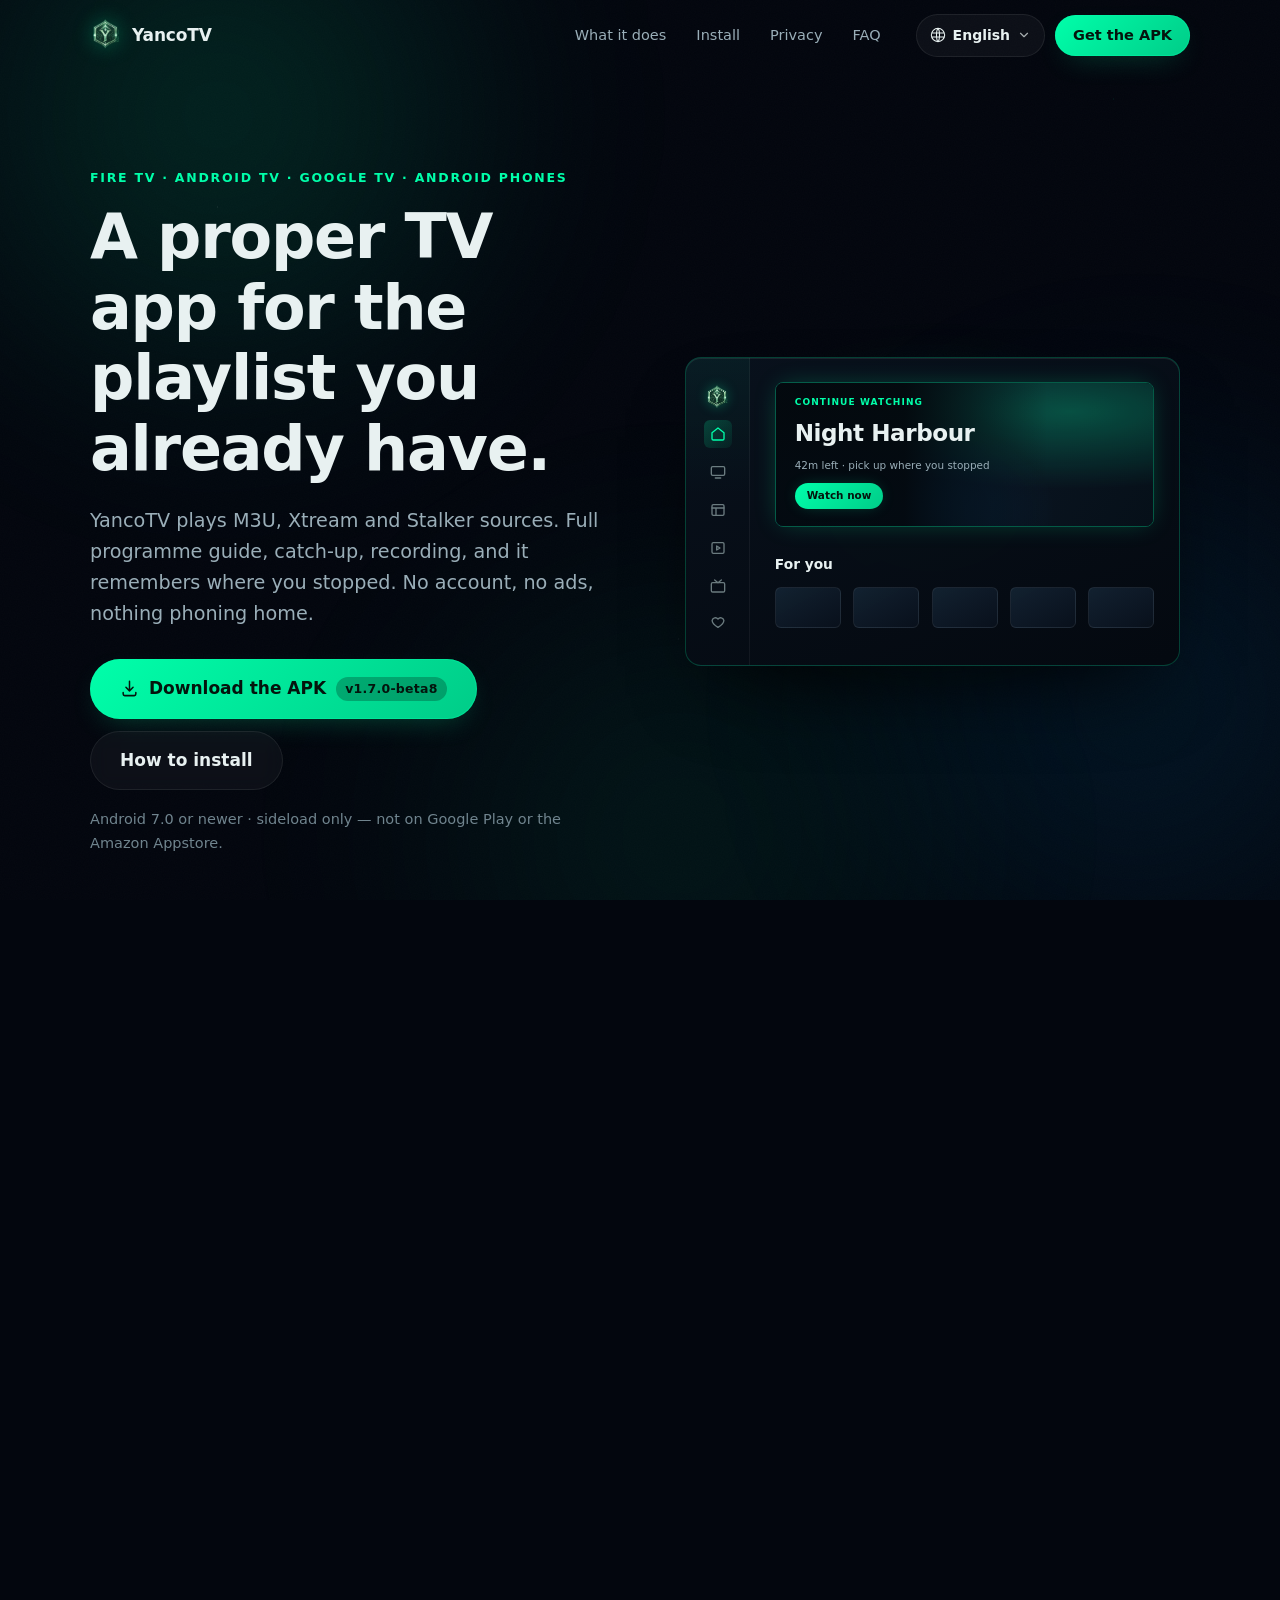
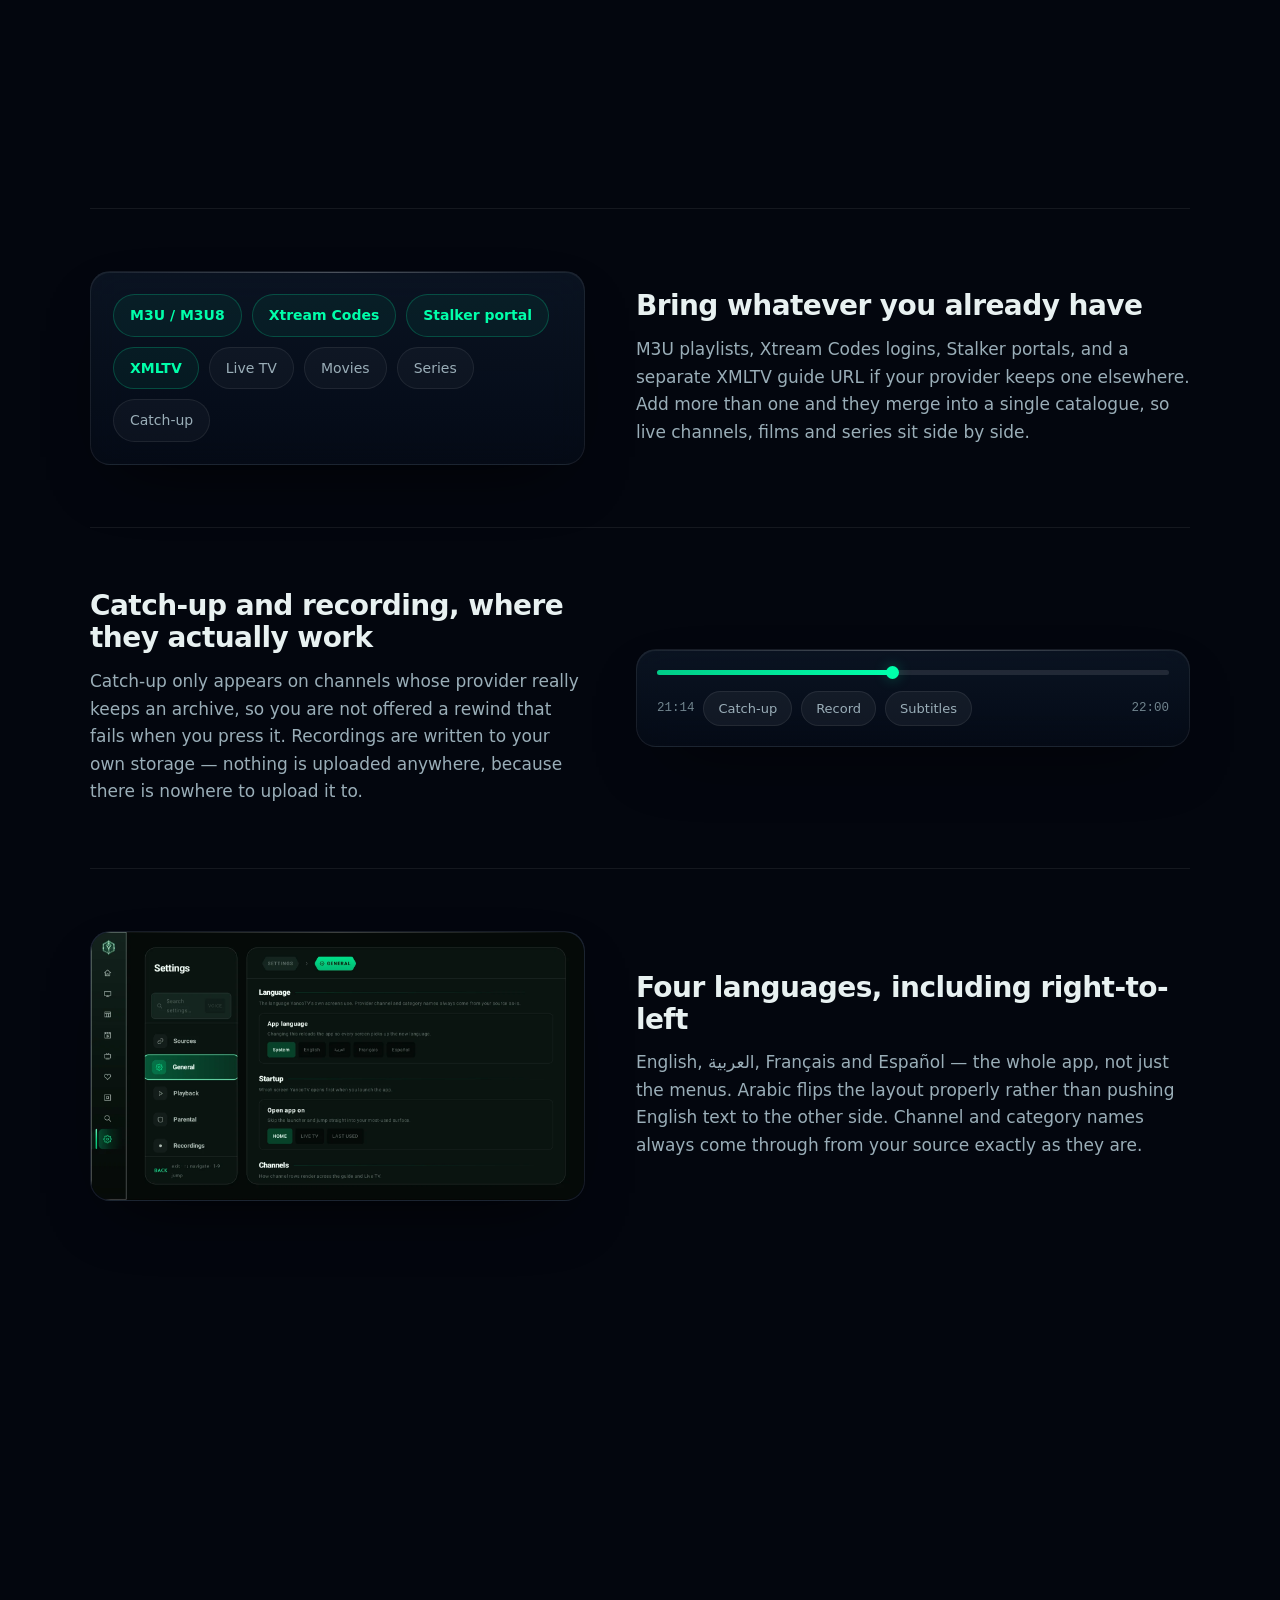
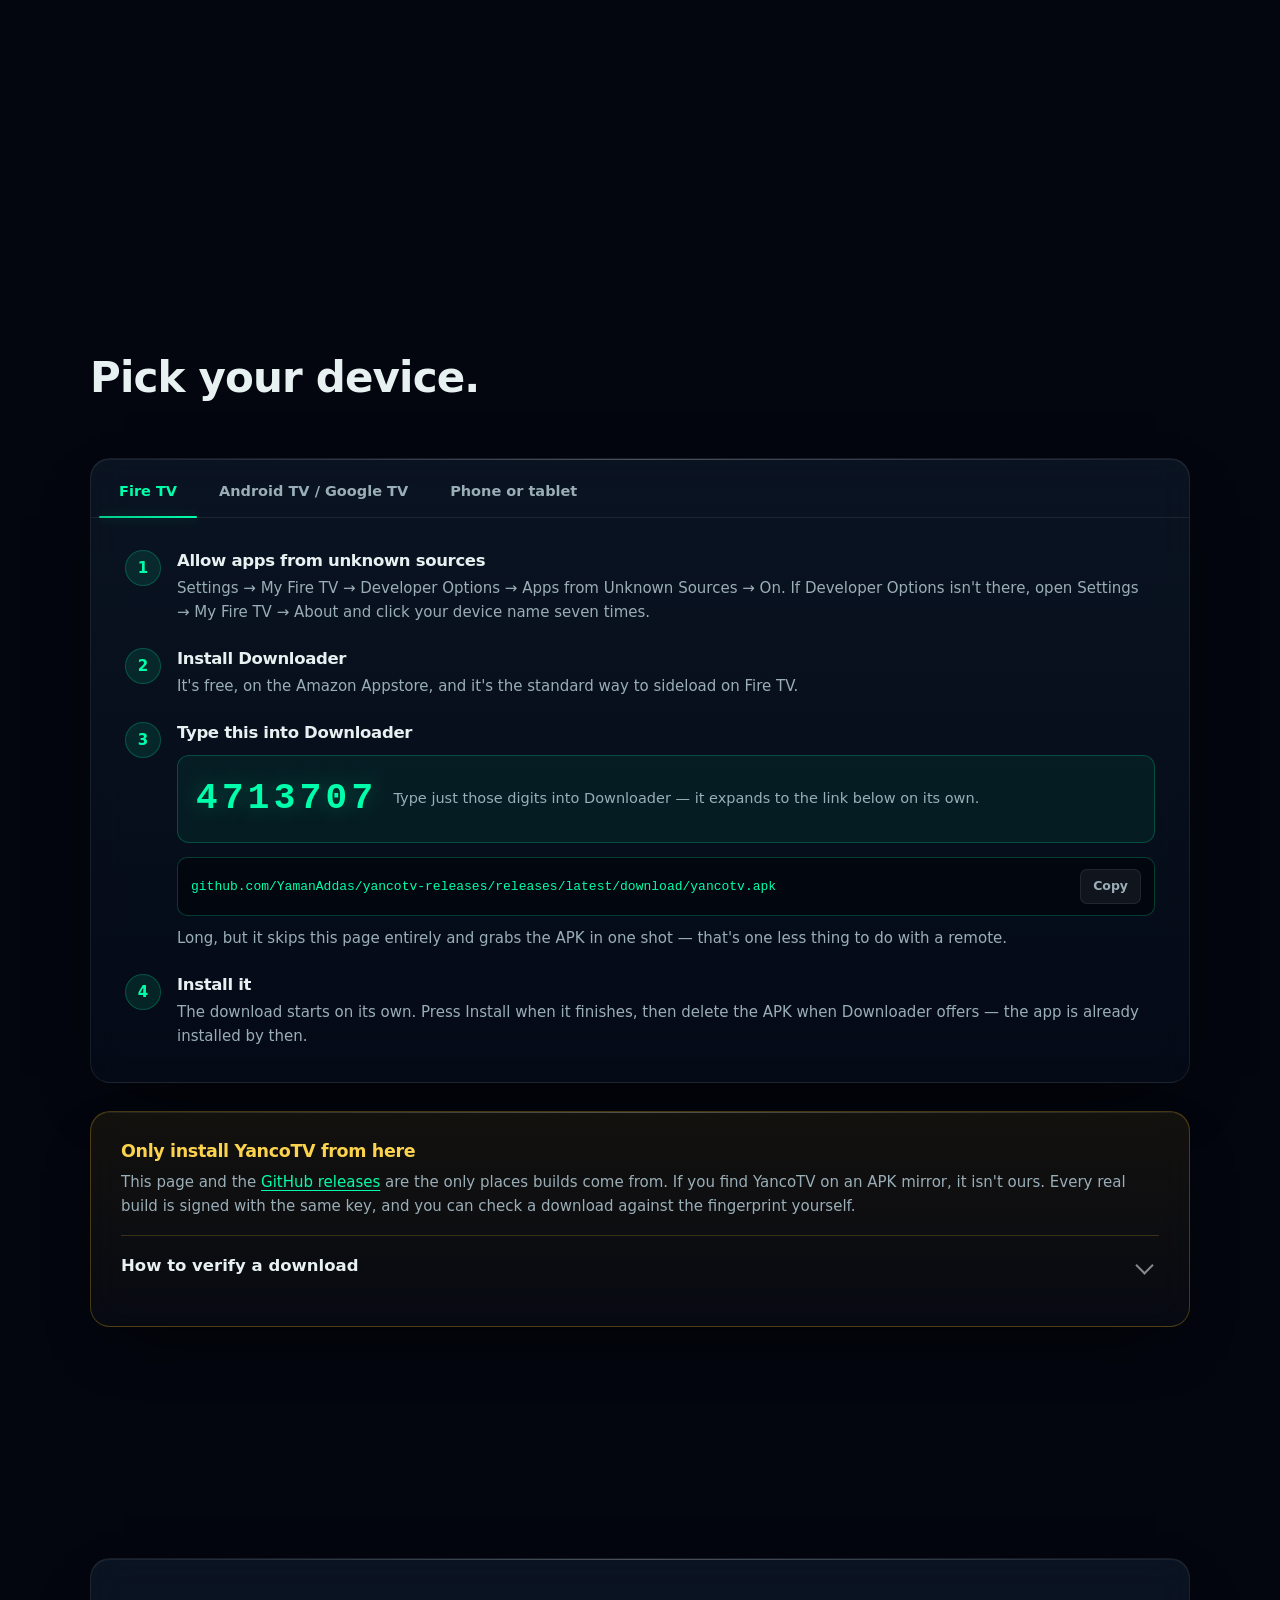
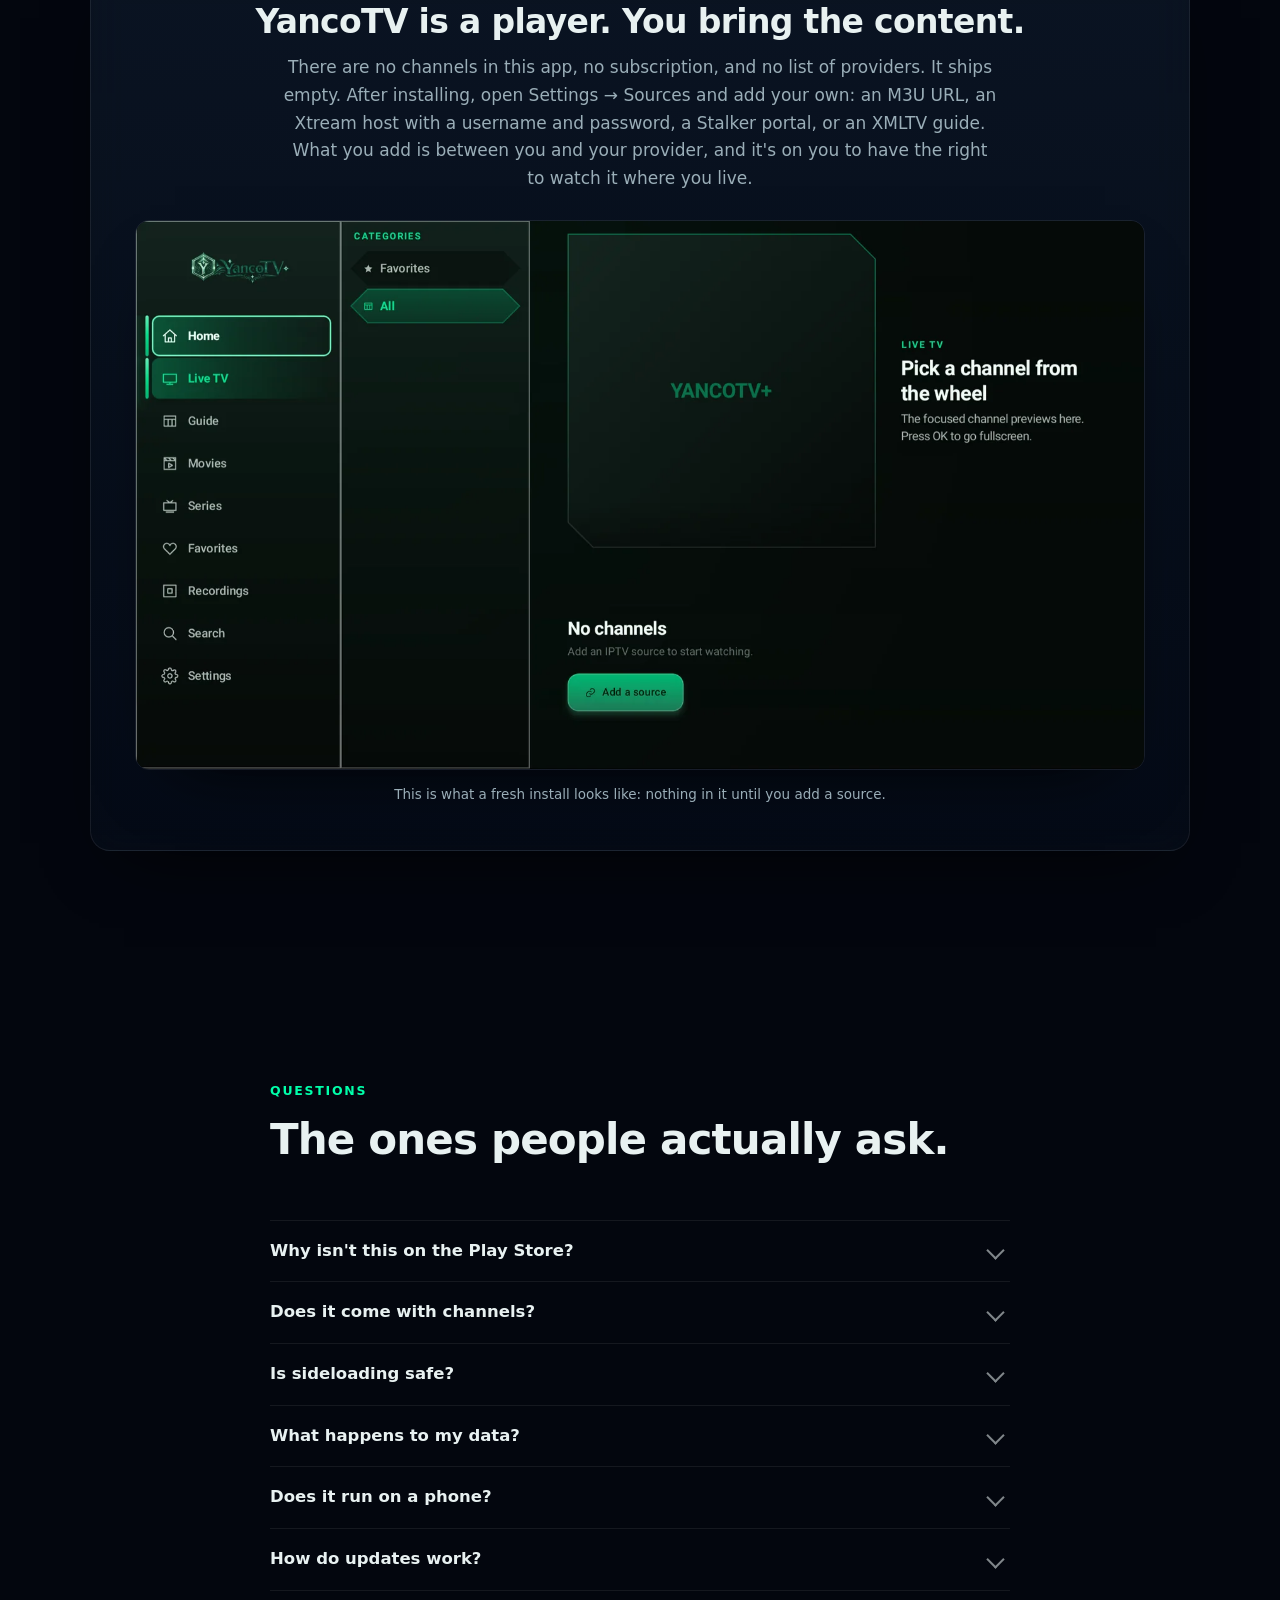
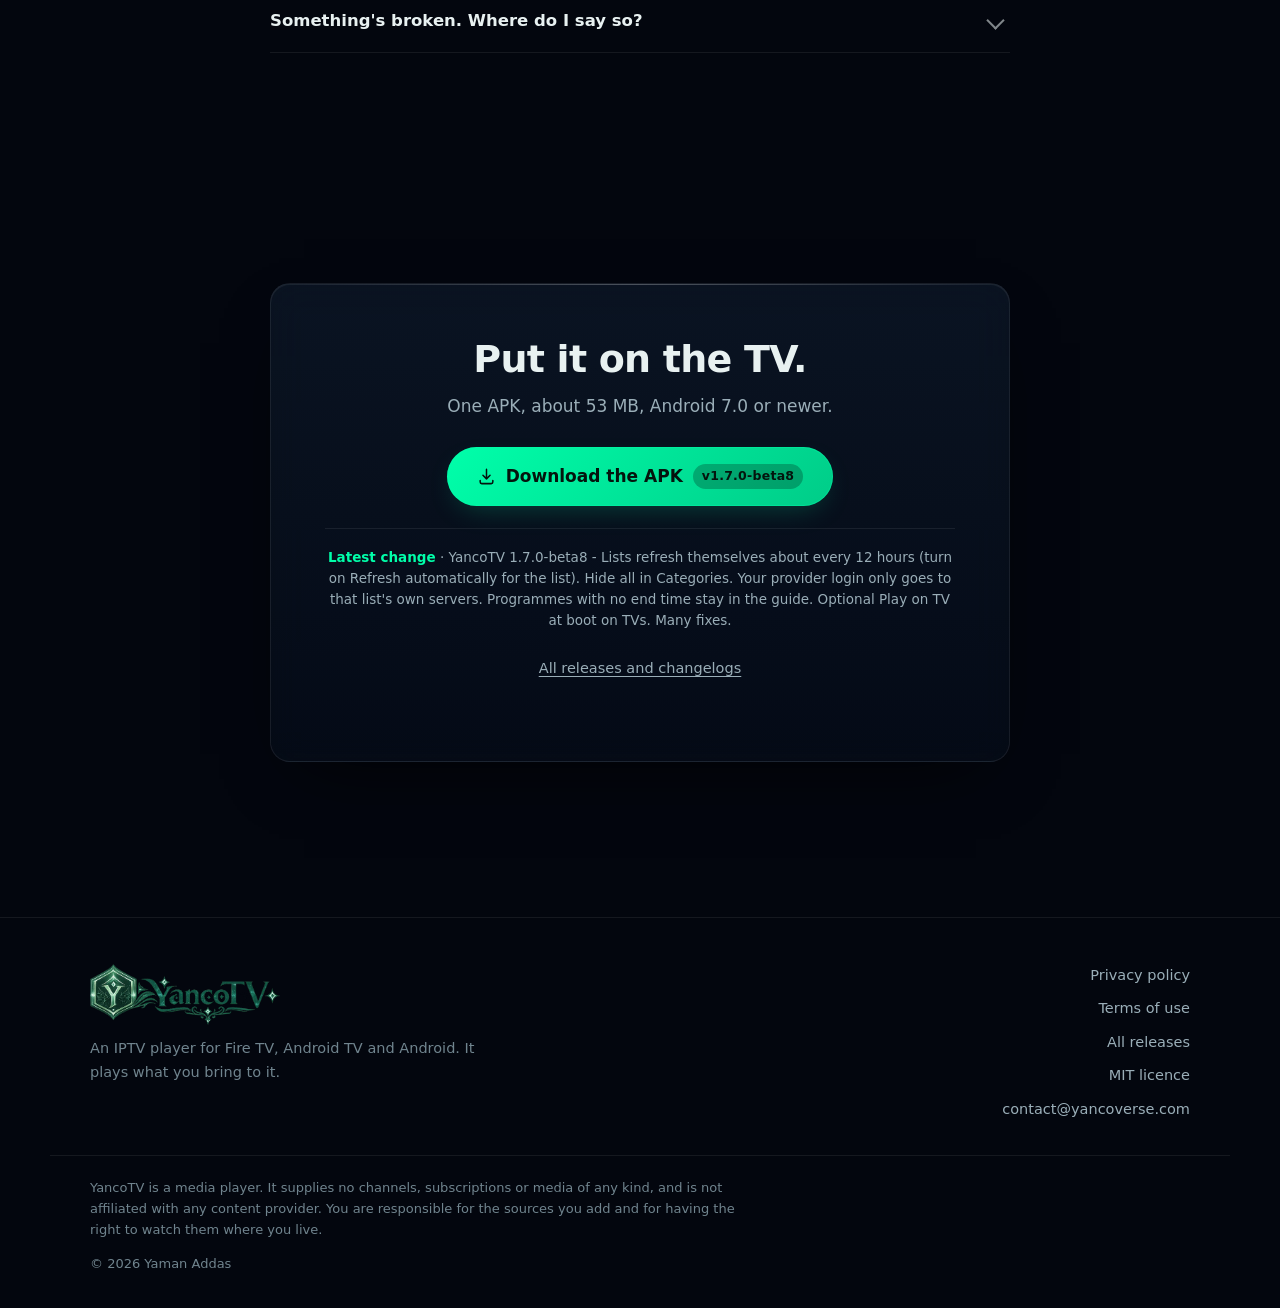
<file: index.html>
<!DOCTYPE html>
<html lang="en" dir="ltr">
<head>
<meta charset="utf-8">
<meta name="viewport" content="width=device-width, initial-scale=1">
<title>YancoTV — IPTV player for Fire TV, Android TV and Android</title>
<meta name="description" content="A TV player for the playlist you already have. M3U, Xtream and Stalker sources, a full programme guide, catch-up and recording. No account, no ads, nothing phoning home.">
<meta name="theme-color" content="#03060e">
<meta property="og:title" content="YancoTV">
<meta property="og:description" content="A TV player for the playlist you already have. Full programme guide, catch-up, recording. No account, no ads.">
<meta property="og:type" content="website">
<meta property="og:url" content="https://yamanaddas.github.io/yancotv-releases/">
<meta property="og:image" content="https://yamanaddas.github.io/yancotv-releases/assets/yancotv-mark.png">
<link rel="icon" type="image/png" href="assets/favicon.png">
<link rel="stylesheet" href="assets/site.css?v=20260823e">
</head>
<body>

<div class="bg" aria-hidden="true">
  <div class="bg-aurora bg-aurora-1"></div>
  <div class="bg-aurora bg-aurora-2"></div>
  <div class="bg-aurora bg-aurora-3"></div>
  <div class="bg-stars"></div>
  <div class="bg-grain"></div>
</div>

<a class="skip" href="#main" data-i18n="skip">Skip to content</a>

<header class="nav" id="nav">
  <div class="nav-inner">
    <a class="nav-brand" href="#top" aria-label="YancoTV">
      <img src="assets/yancotv-mark.png" alt="" width="32" height="32" class="nav-mark">
      <span class="nav-name">YancoTV</span>
    </a>

    <nav class="nav-links" aria-label="Sections">
      <a href="#what" data-i18n="nav.what">What it does</a>
      <a href="#install" data-i18n="nav.install">Install</a>
      <a href="#trust" data-i18n="nav.trust">Privacy</a>
      <a href="#faq" data-i18n="nav.faq">FAQ</a>
    </nav>

    <div class="nav-actions">
      <div class="lang" id="lang">
        <button class="lang-btn" id="lang-btn" aria-haspopup="listbox" aria-expanded="false" aria-label="Change language">
          <svg viewBox="0 0 24 24" width="16" height="16" aria-hidden="true"><path d="M12 2a10 10 0 100 20 10 10 0 000-20zm0 0c3 3 3 17 0 20M12 2c-3 3-3 17 0 20M2.5 9h19M2.5 15h19" fill="none" stroke="currentColor" stroke-width="1.6" stroke-linecap="round"/></svg>
          <span id="lang-current">English</span>
          <svg class="lang-caret" viewBox="0 0 24 24" width="14" height="14" aria-hidden="true"><path d="M6 9l6 6 6-6" fill="none" stroke="currentColor" stroke-width="2" stroke-linecap="round" stroke-linejoin="round"/></svg>
        </button>
        <ul class="lang-menu" id="lang-menu" role="listbox" tabindex="-1">
          <li><button role="option" data-lang="en" lang="en">English</button></li>
          <li><button role="option" data-lang="ar" lang="ar" dir="rtl">العربية</button></li>
          <li><button role="option" data-lang="es" lang="es">Español</button></li>
          <li><button role="option" data-lang="fr" lang="fr">Français</button></li>
        </ul>
      </div>
      <a class="btn btn-sm" href="https://github.com/YamanAddas/yancotv-releases/releases/latest/download/yancotv.apk" data-i18n="nav.get">Get the APK</a>
    </div>
  </div>
</header>

<main id="main">

<!-- ─────────────────────────── hero ─────────────────────────── -->
<section class="hero" id="top">
  <div class="wrap hero-grid">
    <div class="hero-copy reveal">
      <p class="eyebrow" data-i18n="hero.eyebrow">Fire TV · Android TV · Google TV · Android phones</p>
      <h1 data-i18n="hero.title">A proper TV app for the playlist you already have.</h1>
      <p class="lede" data-i18n="hero.lede">YancoTV plays M3U, Xtream and Stalker sources. Full programme guide, catch-up, recording, and it remembers where you stopped. No account, no ads, nothing phoning home.</p>

      <div class="hero-cta">
        <a class="btn btn-lg" href="https://github.com/YamanAddas/yancotv-releases/releases/latest/download/yancotv.apk">
          <svg viewBox="0 0 24 24" width="19" height="19" aria-hidden="true"><path d="M12 3v12m0 0l-4.5-4.5M12 15l4.5-4.5M4 17v2a2 2 0 002 2h12a2 2 0 002-2v-2" fill="none" stroke="currentColor" stroke-width="1.9" stroke-linecap="round" stroke-linejoin="round"/></svg>
          <span data-i18n="hero.download">Download the APK</span>
          <span class="btn-ver" id="ver-badge">v1.6.6</span>
        </a>
        <a class="btn btn-ghost btn-lg" href="#install" data-i18n="hero.how">How to install</a>
      </div>

      <p class="hero-meta">
        <span data-i18n="hero.meta">Android 7.0 or newer · sideload only — not on Google Play or the Amazon Appstore.</span>
      </p>
    </div>

    <!-- Recreation of the app shell. Deliberately built in HTML rather than
         screenshotted: it animates, it stays sharp on any display, and every
         name in it is invented, so nothing here implies YancoTV ships content. -->
    <div class="hero-device reveal" aria-hidden="true">
      <div class="device">
        <div class="device-glow"></div>
        <div class="device-screen">
          <div class="ui">
            <div class="ui-rail">
              <div class="ui-mark"></div>
              <div class="ui-item is-on"><span class="ui-ico ico-home"></span></div>
              <div class="ui-item"><span class="ui-ico ico-live"></span></div>
              <div class="ui-item"><span class="ui-ico ico-guide"></span></div>
              <div class="ui-item"><span class="ui-ico ico-movies"></span></div>
              <div class="ui-item"><span class="ui-ico ico-series"></span></div>
              <div class="ui-item"><span class="ui-ico ico-fav"></span></div>
            </div>
            <div class="ui-body">
              <div class="ui-hero">
                <div class="ui-hero-art"></div>
                <div class="ui-hero-txt">
                  <span class="ui-kicker" data-i18n="ui.kicker">CONTINUE WATCHING</span>
                  <!-- Invented title, left untranslated on purpose: content names
                       come from the user's source as-is, in every language. -->
                  <span class="ui-title" dir="ltr">Night Harbour</span>
                  <span class="ui-sub" data-i18n="ui.sub">42m left · pick up where you stopped</span>
                  <span class="ui-btn" data-i18n="ui.btn">Watch now</span>
                </div>
              </div>
              <div class="ui-rowlabel" data-i18n="ui.row">For you</div>
              <div class="ui-row">
                <div class="ui-card ui-focus"></div>
                <div class="ui-card"></div>
                <div class="ui-card"></div>
                <div class="ui-card"></div>
                <div class="ui-card"></div>
              </div>
            </div>
          </div>
        </div>
      </div>
    </div>
  </div>
</section>

<!-- ─────────────────────────── trust strip ─────────────────────────── -->
<section class="strip reveal" id="trust">
  <div class="wrap strip-grid">
    <div class="strip-item">
      <h3 data-i18n="strip.1.h">No ads, no trackers</h3>
      <p data-i18n="strip.1.p">There is no analytics SDK in the build. Crash reporting is off unless you switch it on.</p>
    </div>
    <div class="strip-item">
      <h3 data-i18n="strip.2.h">Your playlist stays put</h3>
      <p data-i18n="strip.2.p">Channels, history and logins live on your device. Provider passwords go in the hardware keystore.</p>
    </div>
    <div class="strip-item">
      <h3 data-i18n="strip.3.h">Every build is signed</h3>
      <p data-i18n="strip.3.p">Same key every time, and the fingerprint is published so you can check a download yourself.</p>
    </div>
    <div class="strip-item">
      <h3 data-i18n="strip.4.h">No account, ever</h3>
      <p data-i18n="strip.4.p">Nothing to sign up for. There is no YancoTV server for your data to sit on.</p>
    </div>
  </div>
</section>

<!-- ─────────────────────────── what it does ─────────────────────────── -->
<section class="section" id="what">
  <div class="wrap">
    <p class="eyebrow reveal" data-i18n="what.eyebrow">What it does</p>
    <h2 class="section-h reveal" data-i18n="what.title">Built for a remote, not a mouse.</h2>

    <!-- guide -->
    <article class="feature reveal">
      <div class="feature-copy">
        <h3 data-i18n="f.guide.h">The guide is the whole point</h3>
        <p data-i18n="f.guide.p">Most players bolt an EPG onto the side. YancoTV opens on the full grid — every channel down the page, the whole evening across it. Left and right walk through one channel's programmes instead of dropping you onto the next channel, which is the thing that makes a guide usable from a sofa.</p>
      </div>
      <div class="feature-art" aria-hidden="true">
        <div class="glass epg">
          <div class="epg-head">
            <span class="epg-now">Now</span>
            <span class="epg-time">20:30</span>
            <span class="epg-time">21:00</span>
            <span class="epg-time">21:30</span>
          </div>
          <div class="epg-rows">
            <div class="epg-row"><span class="epg-ch">Channel One</span><i style="--w:34%"></i><i style="--w:26%" class="on"></i><i style="--w:40%"></i></div>
            <div class="epg-row"><span class="epg-ch">Harbour News</span><i style="--w:22%"></i><i style="--w:48%"></i><i style="--w:30%"></i></div>
            <div class="epg-row"><span class="epg-ch">Atlas Sport</span><i style="--w:52%"></i><i style="--w:24%"></i><i style="--w:24%"></i></div>
            <div class="epg-row"><span class="epg-ch">Cinema 4</span><i style="--w:18%"></i><i style="--w:62%"></i><i style="--w:20%"></i></div>
            <div class="epg-row"><span class="epg-ch">Meridian HD</span><i style="--w:40%"></i><i style="--w:30%"></i><i style="--w:30%"></i></div>
          </div>
          <div class="epg-line"></div>
        </div>
      </div>
    </article>

    <!-- sources -->
    <article class="feature feature-flip reveal">
      <div class="feature-copy">
        <h3 data-i18n="f.src.h">Bring whatever you already have</h3>
        <p data-i18n="f.src.p">M3U playlists, Xtream Codes logins, Stalker portals, and a separate XMLTV guide URL if your provider keeps one elsewhere. Add more than one and they merge into a single catalogue, so live channels, films and series sit side by side.</p>
      </div>
      <div class="feature-art" aria-hidden="true">
        <div class="glass chips">
          <span class="chip">M3U / M3U8</span>
          <span class="chip">Xtream Codes</span>
          <span class="chip">Stalker portal</span>
          <span class="chip">XMLTV</span>
          <span class="chip chip-dim">Live TV</span>
          <span class="chip chip-dim">Movies</span>
          <span class="chip chip-dim">Series</span>
          <span class="chip chip-dim">Catch-up</span>
        </div>
      </div>
    </article>

    <!-- catchup + recording -->
    <article class="feature reveal">
      <div class="feature-copy">
        <h3 data-i18n="f.rec.h">Catch-up and recording, where they actually work</h3>
        <p data-i18n="f.rec.p">Catch-up only appears on channels whose provider really keeps an archive, so you are not offered a rewind that fails when you press it. Recordings are written to your own storage — nothing is uploaded anywhere, because there is nowhere to upload it to.</p>
      </div>
      <div class="feature-art" aria-hidden="true">
        <div class="glass player">
          <div class="player-bar"><i class="player-played"></i><b class="player-knob"></b></div>
          <div class="player-row">
            <span class="player-t">21:14</span>
            <span class="player-pill">Catch-up</span>
            <span class="player-pill">Record</span>
            <span class="player-pill">Subtitles</span>
            <span class="player-t player-end">22:00</span>
          </div>
        </div>
      </div>
    </article>

    <!-- languages: real screenshot, no content in it -->
    <article class="feature feature-flip reveal">
      <div class="feature-copy">
        <h3 data-i18n="f.lang.h">Four languages, including right-to-left</h3>
        <p data-i18n="f.lang.p">English, العربية, Français and Español — the whole app, not just the menus. Arabic flips the layout properly rather than pushing English text to the other side. Channel and category names always come through from your source exactly as they are.</p>
      </div>
      <div class="feature-art" aria-hidden="true">
        <div class="glass shot">
          <img src="assets/shot-languages.webp" width="1600" height="870" loading="lazy" decoding="async" alt="">
        </div>
      </div>
    </article>

    <!-- updates: real screenshot -->
    <article class="feature reveal">
      <div class="feature-copy">
        <h3 data-i18n="f.upd.h">It updates itself</h3>
        <p data-i18n="f.upd.p">YancoTV checks once a day, quietly, and tells you when a new build is out. You approve it, it installs over the top, and your sources, history and recordings survive. Downloads are checked against a published hash before anything installs.</p>
      </div>
      <div class="feature-art" aria-hidden="true">
        <div class="glass shot">
          <img src="assets/shot-about.webp" width="1600" height="870" loading="lazy" decoding="async" alt="">
        </div>
      </div>
    </article>
  </div>
</section>

<!-- ─────────────────────────── install ─────────────────────────── -->
<section class="section" id="install">
  <div class="wrap">
    <p class="eyebrow reveal" data-i18n="inst.eyebrow">Install</p>
    <h2 class="section-h reveal" data-i18n="inst.title">Pick your device.</h2>

    <div class="glass installer reveal">
      <div class="tabs" role="tablist">
        <button class="tab is-on" role="tab" aria-selected="true" aria-controls="p-fire" id="t-fire" data-i18n="inst.tab.fire">Fire TV</button>
        <button class="tab" role="tab" aria-selected="false" aria-controls="p-atv" id="t-atv" data-i18n="inst.tab.atv">Android TV / Google TV</button>
        <button class="tab" role="tab" aria-selected="false" aria-controls="p-phone" id="t-phone" data-i18n="inst.tab.phone">Phone or tablet</button>
        <span class="tab-ink" aria-hidden="true"></span>
      </div>

      <div class="panel is-on" id="p-fire" role="tabpanel" aria-labelledby="t-fire">
        <ol class="steps">
          <li>
            <h4 data-i18n="inst.fire.1h">Allow apps from unknown sources</h4>
            <p data-i18n="inst.fire.1p">Settings → My Fire TV → Developer Options → Apps from Unknown Sources → On. If Developer Options isn't there, open Settings → My Fire TV → About and click your device name seven times.</p>
          </li>
          <li>
            <h4 data-i18n="inst.fire.2h">Install Downloader</h4>
            <p data-i18n="inst.fire.2p">It's free, on the Amazon Appstore, and it's the standard way to sideload on Fire TV.</p>
          </li>
          <li>
            <h4 data-i18n="inst.fire.3h">Type this into Downloader</h4>
            <!-- Downloader short code. Put the number from go.aftvnews.com in
                 data-code below and this block appears; leave it empty and the
                 URL stands on its own. See site.js. -->
            <div class="dl-code" data-code="4713707" hidden>
              <span class="dl-code-num"></span>
              <p data-i18n="inst.fire.code">Type just those digits into Downloader — it expands to the link below on its own.</p>
            </div>
            <div class="url" id="url-box"><code>github.com/YamanAddas/yancotv-releases/releases/latest/download/yancotv.apk</code><button class="copy" data-copy="https://github.com/YamanAddas/yancotv-releases/releases/latest/download/yancotv.apk" data-i18n="copy">Copy</button></div>
            <p data-i18n="inst.fire.3p">Long, but it skips this page entirely and grabs the APK in one shot — that's one less thing to do with a remote.</p>
          </li>
          <li>
            <h4 data-i18n="inst.fire.4h">Install it</h4>
            <p data-i18n="inst.fire.4p">The download starts on its own. Press Install when it finishes, then delete the APK when Downloader offers — the app is already installed by then.</p>
          </li>
        </ol>
      </div>

      <div class="panel" id="p-atv" role="tabpanel" aria-labelledby="t-atv" hidden>
        <ol class="steps">
          <li>
            <h4 data-i18n="inst.atv.1h">Allow unknown apps</h4>
            <p data-i18n="inst.atv.1p">Settings → System → About and click Android build seven times, then Settings → Apps → Security &amp; restrictions → Unknown sources, and switch it on for the app you'll download with.</p>
          </li>
          <li>
            <h4 data-i18n="inst.atv.2h">Install Downloader</h4>
            <p data-i18n="inst.atv.2p">From the Play Store on the TV. Any sideload-capable browser works too, but Downloader is the least painful with a remote.</p>
          </li>
          <li>
            <h4 data-i18n="inst.atv.3h">Type this in</h4>
            <div class="dl-code" data-code="4713707" hidden>
              <span class="dl-code-num"></span>
              <p data-i18n="inst.fire.code">Type just those digits into Downloader — it expands to the link below on its own.</p>
            </div>
            <div class="url"><code>github.com/YamanAddas/yancotv-releases/releases/latest/download/yancotv.apk</code><button class="copy" data-copy="https://github.com/YamanAddas/yancotv-releases/releases/latest/download/yancotv.apk" data-i18n="copy">Copy</button></div>
            <p data-i18n="inst.atv.3p">It goes straight to the APK, so you never have to load this page on the TV.</p>
          </li>
          <li>
            <h4 data-i18n="inst.atv.4h">Install it</h4>
            <p data-i18n="inst.atv.4p">Press Install when the download finishes. YancoTV shows up in your apps row.</p>
          </li>
        </ol>
      </div>

      <div class="panel" id="p-phone" role="tabpanel" aria-labelledby="t-phone" hidden>
        <ol class="steps">
          <li>
            <h4 data-i18n="inst.ph.1h">Download it</h4>
            <p data-i18n="inst.ph.1p">Tap the button below. Your browser will ask whether to keep the file — that prompt is normal for anything that isn't from the Play Store.</p>
            <a class="btn" href="https://github.com/YamanAddas/yancotv-releases/releases/latest/download/yancotv.apk" data-i18n="inst.ph.btn">Download the APK</a>
          </li>
          <li>
            <h4 data-i18n="inst.ph.2h">Let your browser install it</h4>
            <p data-i18n="inst.ph.2p">Open the downloaded file. Android will ask once whether this browser is allowed to install apps; say yes and you're through.</p>
          </li>
          <li>
            <h4 data-i18n="inst.ph.3h">That's it</h4>
            <p data-i18n="inst.ph.3p">Same app as the TV build. The layout is designed for a remote, so it works on a phone but it's happiest on a big screen.</p>
          </li>
        </ol>
      </div>
    </div>

    <div class="glass warn reveal">
      <h3 data-i18n="warn.h">Only install YancoTV from here</h3>
      <p data-i18n="warn.p">This page and the <a href="https://github.com/YamanAddas/yancotv-releases/releases">GitHub releases</a> are the only places builds come from. If you find YancoTV on an APK mirror, it isn't ours. Every real build is signed with the same key, and you can check a download against the fingerprint yourself.</p>
      <details class="fold">
        <summary data-i18n="warn.verify">How to verify a download</summary>
        <div class="fold-body">
          <p data-i18n="warn.verify.p">Run this against the file you downloaded:</p>
          <div class="url"><code>apksigner verify --print-certs yancotv.apk</code><button class="copy" data-copy="apksigner verify --print-certs yancotv.apk" data-i18n="copy">Copy</button></div>
          <p data-i18n="warn.verify.fp">The certificate SHA-256 must be:</p>
          <div class="url"><code class="fp">B1:01:25:B4:F8:A2:F6:7A:1C:71:F4:DF:0E:1A:0D:17:F0:D1:1F:AB:52:7D:56:CF:9A:C9:A0:54:04:B7:F4:30</code></div>
          <p data-i18n="warn.verify.sha">The current release's APK also hashes to:</p>
          <div class="url"><code class="fp" id="sha-box">—</code></div>
        </div>
      </details>
    </div>
  </div>
</section>

<!-- ─────────────────────────── you bring the content ─────────────────────────── -->
<section class="section" id="content">
  <div class="wrap">
    <div class="glass byo reveal">
      <h2 data-i18n="byo.h">YancoTV is a player. You bring the content.</h2>
      <p data-i18n="byo.p">There are no channels in this app, no subscription, and no list of providers. It ships empty. After installing, open Settings → Sources and add your own: an M3U URL, an Xtream host with a username and password, a Stalker portal, or an XMLTV guide. What you add is between you and your provider, and it's on you to have the right to watch it where you live.</p>
      <div class="byo-shot">
        <img src="assets/shot-livetv.webp" width="1600" height="870" loading="lazy" decoding="async" alt="" data-i18n-attr-alt="byo.alt">
      </div>
      <p class="byo-cap" data-i18n="byo.cap">This is what a fresh install looks like: nothing in it until you add a source.</p>
    </div>
  </div>
</section>

<!-- ─────────────────────────── faq ─────────────────────────── -->
<section class="section" id="faq">
  <div class="wrap wrap-narrow">
    <p class="eyebrow reveal" data-i18n="faq.eyebrow">Questions</p>
    <h2 class="section-h reveal" data-i18n="faq.title">The ones people actually ask.</h2>

    <div class="faq reveal">
      <details class="fold">
        <summary data-i18n="faq.1q">Why isn't this on the Play Store?</summary>
        <div class="fold-body"><p data-i18n="faq.1a">Because it's a personal project distributed to whoever wants it, not a storefront product. Sideloading is the honest way to do that. It also means updates come from here rather than through a review queue.</p></div>
      </details>
      <details class="fold">
        <summary data-i18n="faq.2q">Does it come with channels?</summary>
        <div class="fold-body"><p data-i18n="faq.2a">No. It's empty on first launch and stays empty until you add a source. YancoTV doesn't host, resell or recommend any provider, and there's no built-in list to pick from.</p></div>
      </details>
      <details class="fold">
        <summary data-i18n="faq.3q">Is sideloading safe?</summary>
        <div class="fold-body"><p data-i18n="faq.3a">It's as safe as the file you install. That's why every build is signed with the same key and the fingerprint is published above — check it and you know the APK came from us. The risk with sideloading is mirror sites repackaging apps, so take the file from this page or from GitHub and nowhere else.</p></div>
      </details>
      <details class="fold">
        <summary data-i18n="faq.4q">What happens to my data?</summary>
        <div class="fold-body"><p data-i18n="faq.4a">It stays on the device. Sources, guide data, favourites, history and recordings are stored locally, and provider passwords go into the Android keystore rather than a settings file. There's no YancoTV account and no server. Full detail is in the <a href="privacy.html">privacy policy</a>.</p></div>
      </details>
      <details class="fold">
        <summary data-i18n="faq.5q">Does it run on a phone?</summary>
        <div class="fold-body"><p data-i18n="faq.5a">Yes, Android 7.0 and up. It's the same build as the TV one and the layout is designed around a remote, so a phone works but a TV is where it belongs.</p></div>
      </details>
      <details class="fold">
        <summary data-i18n="faq.6q">How do updates work?</summary>
        <div class="fold-body"><p data-i18n="faq.6a">The app checks once a day and tells you when there's a new version. You approve the install; it goes over the top and keeps your data. You can turn the check off in Settings → About and just come back here instead.</p></div>
      </details>
      <details class="fold">
        <summary data-i18n="faq.7q">Something's broken. Where do I say so?</summary>
        <div class="fold-body"><p data-i18n="faq.7a">Email <a href="mailto:contact@yancoverse.com">contact@yancoverse.com</a> and say which device, which version, and what you were doing. Turning on crash reports in Settings → About helps, but it's off by default and it's your call.</p></div>
      </details>
    </div>
  </div>
</section>

<!-- ─────────────────────────── bottom download ─────────────────────────── -->
<section class="section" id="get">
  <div class="wrap wrap-narrow">
    <div class="glass final reveal">
      <h2 data-i18n="final.h">Put it on the TV.</h2>
      <p id="final-notes" data-i18n="final.p">One APK, about 53 MB, Android 7.0 or newer.</p>
      <a class="btn btn-lg" href="https://github.com/YamanAddas/yancotv-releases/releases/latest/download/yancotv.apk">
        <svg viewBox="0 0 24 24" width="19" height="19" aria-hidden="true"><path d="M12 3v12m0 0l-4.5-4.5M12 15l4.5-4.5M4 17v2a2 2 0 002 2h12a2 2 0 002-2v-2" fill="none" stroke="currentColor" stroke-width="1.9" stroke-linecap="round" stroke-linejoin="round"/></svg>
        <span data-i18n="hero.download">Download the APK</span>
        <span class="btn-ver" id="ver-badge-2">v1.6.6</span>
      </a>
      <p class="final-note" hidden><span data-i18n="final.new">Latest change</span> · <span id="rel-notes" lang="en" dir="ltr"></span></p>
      <p class="final-alt"><a href="https://github.com/YamanAddas/yancotv-releases/releases" data-i18n="final.all">All releases and changelogs</a></p>
    </div>
  </div>
</section>

</main>

<footer class="foot">
  <div class="wrap foot-grid">
    <div class="foot-brand">
      <img src="assets/yancotv-wordmark.webp" alt="YancoTV" width="535" height="173" loading="lazy">
      <p data-i18n="foot.tag">An IPTV player for Fire TV, Android TV and Android. It plays what you bring to it.</p>
    </div>
    <nav class="foot-links" aria-label="Footer">
      <a href="privacy.html" data-i18n="foot.privacy">Privacy policy</a>
      <a href="terms.html" data-i18n="foot.terms">Terms of use</a>
      <a href="https://github.com/YamanAddas/yancotv-releases/releases" data-i18n="foot.releases">All releases</a>
      <a href="https://github.com/YamanAddas/yancotv-releases/blob/main/LICENSE" data-i18n="foot.licence">MIT licence</a>
      <a href="mailto:contact@yancoverse.com">contact@yancoverse.com</a>
    </nav>
  </div>
  <div class="wrap foot-legal">
    <p data-i18n="foot.disclaimer">YancoTV is a media player. It supplies no channels, subscriptions or media of any kind, and is not affiliated with any content provider. You are responsible for the sources you add and for having the right to watch them where you live.</p>
    <p class="foot-copy">© 2026 Yaman Addas</p>
  </div>
</footer>

<script src="assets/i18n.js?v=20260823e" defer></script>
<script src="assets/site.js?v=20260823e" defer></script>
</body>
</html>
</file>
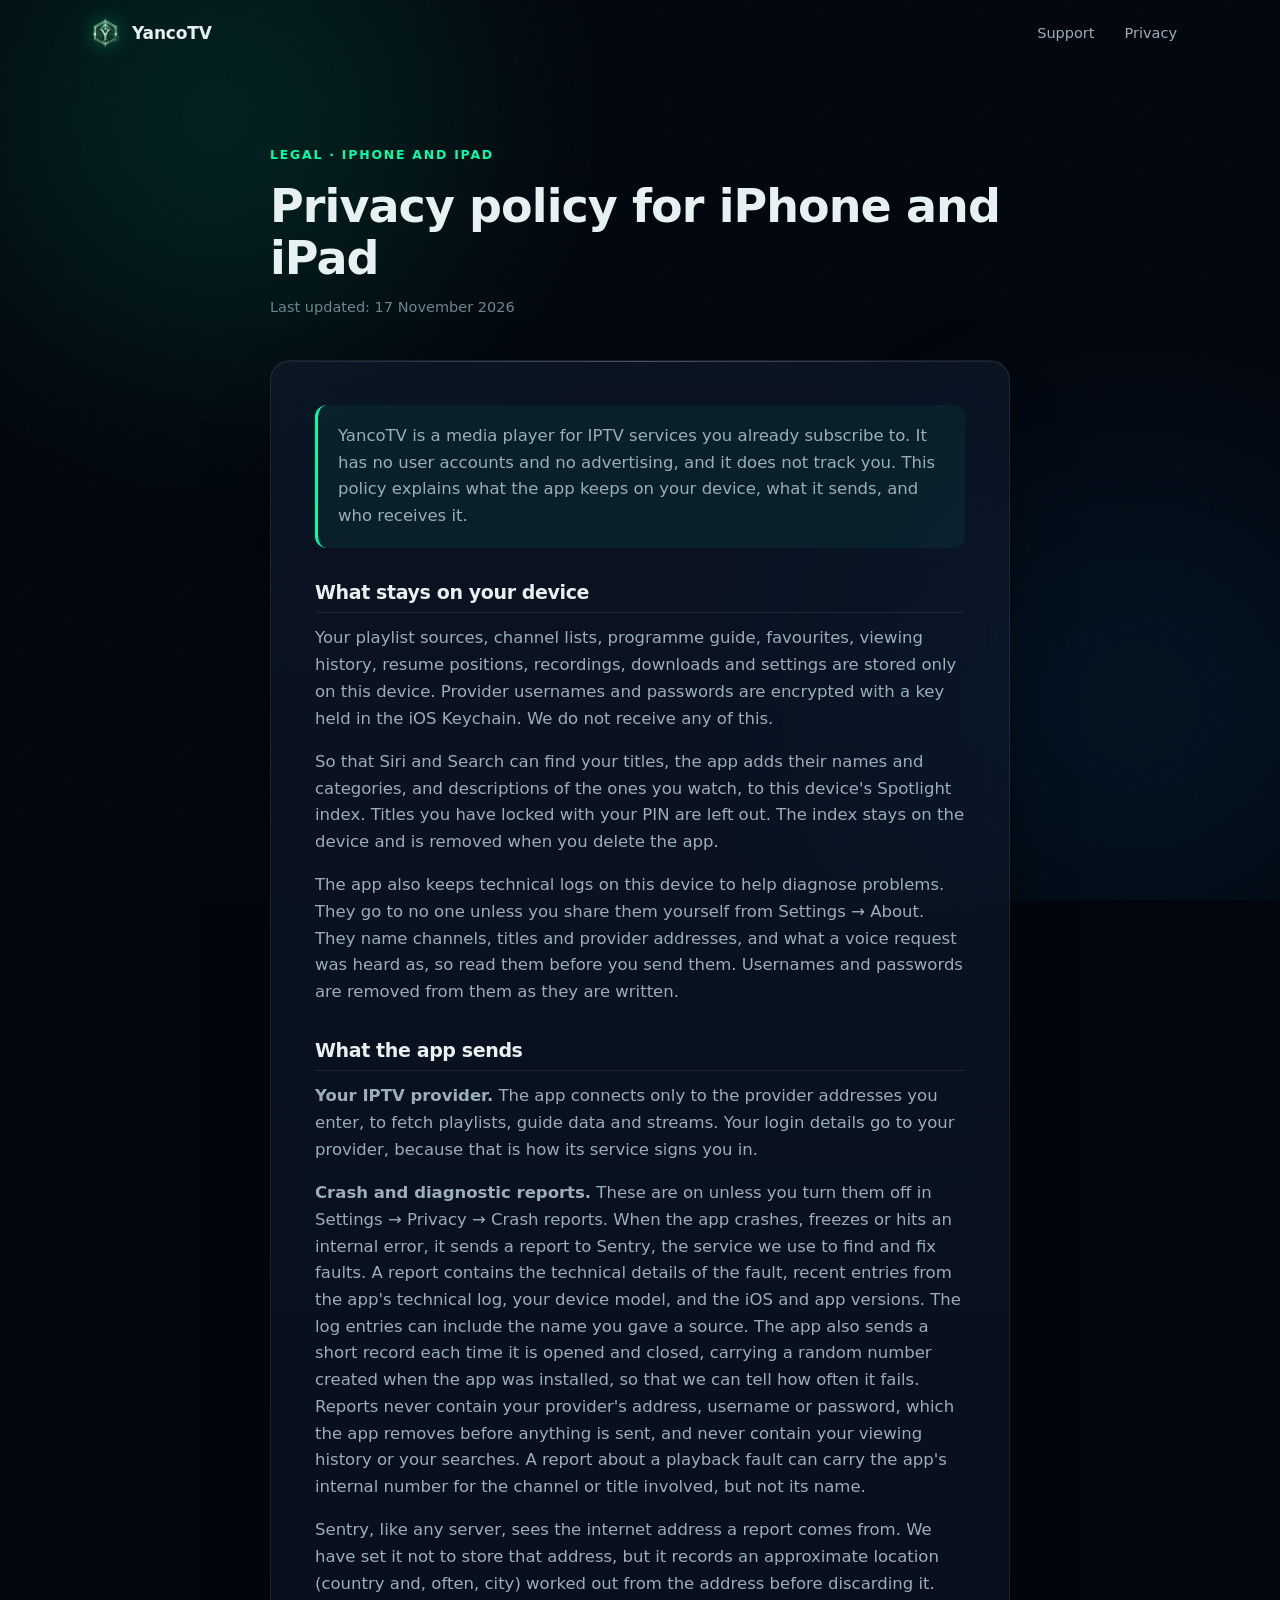
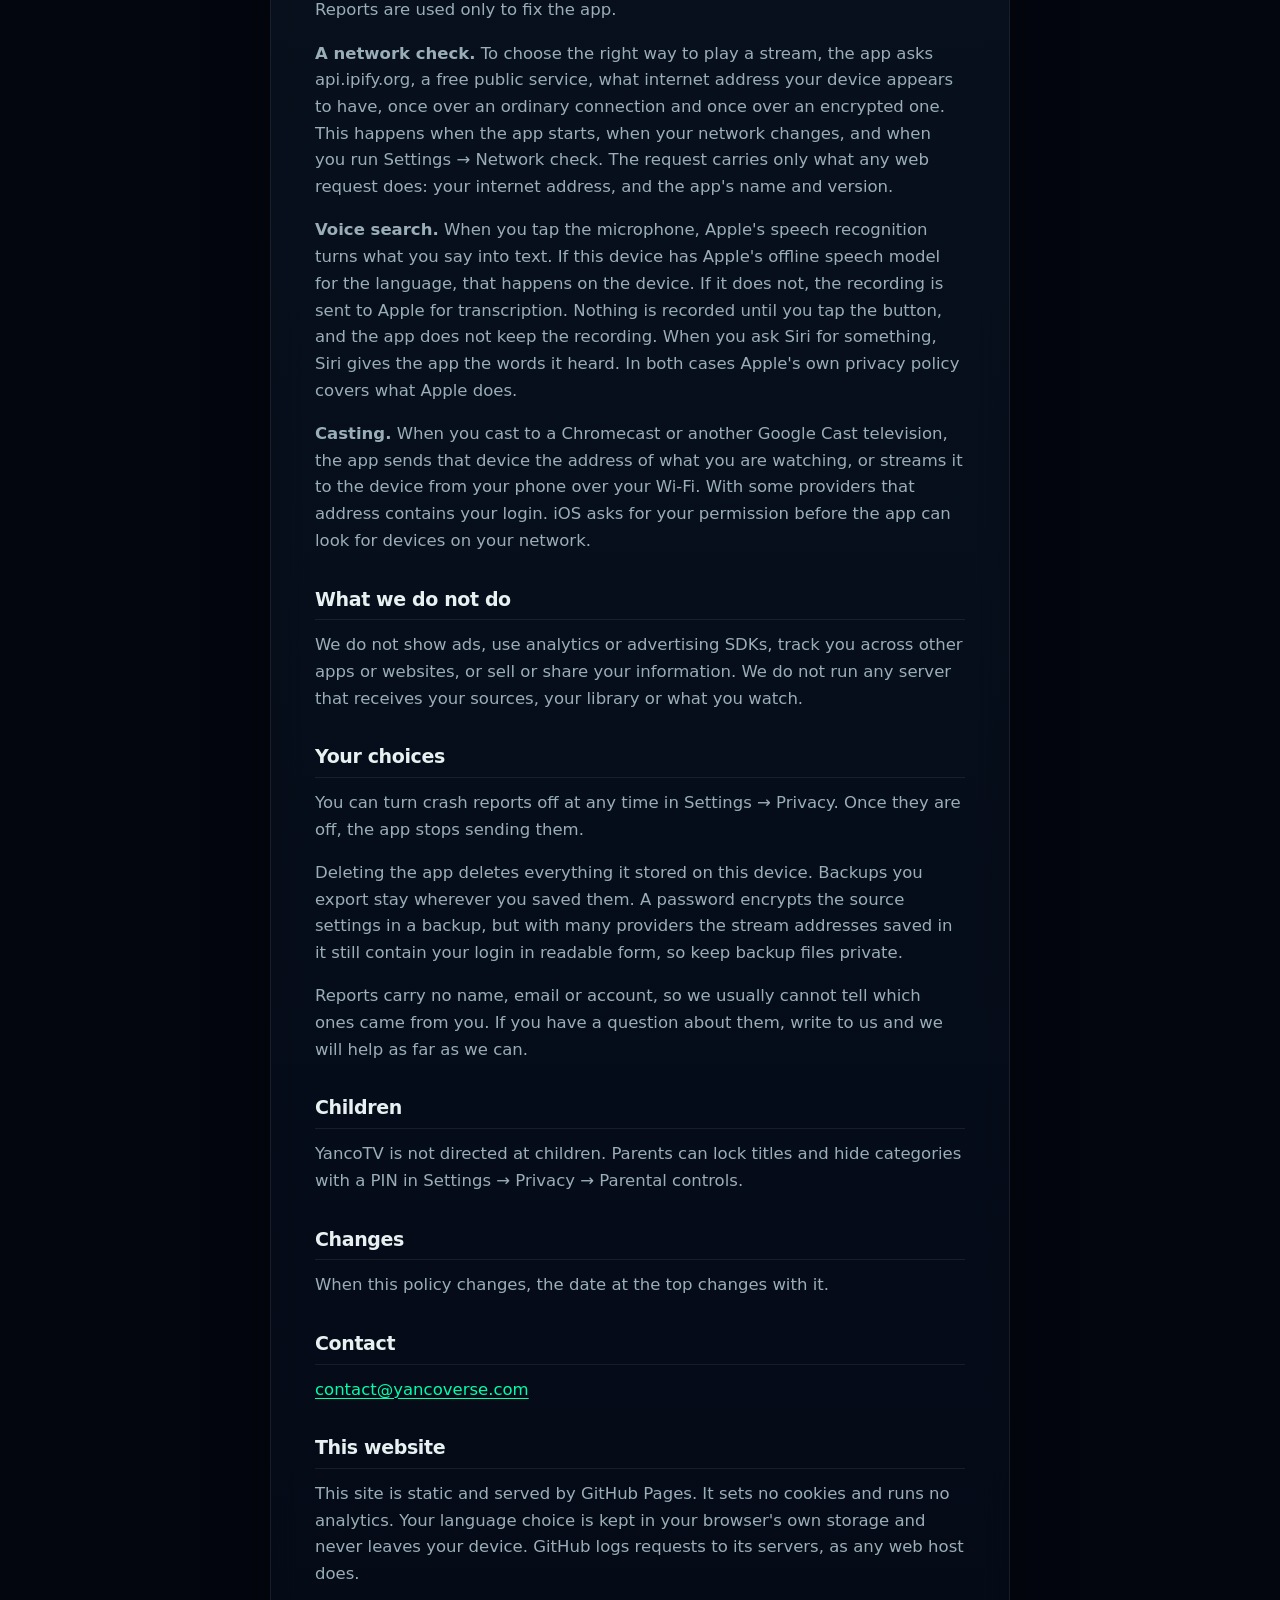
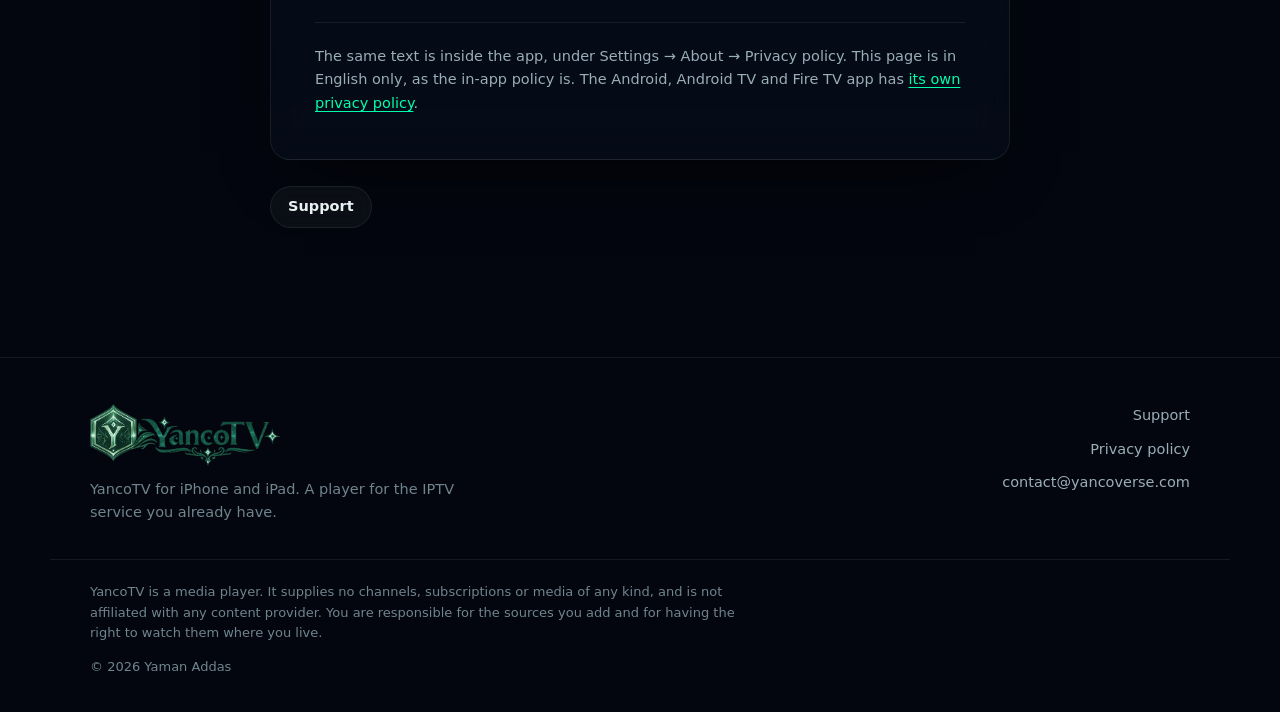
<file: privacy-ios.html>
<!DOCTYPE html>
<html lang="en" dir="ltr">
<head>
<meta charset="utf-8">
<meta name="viewport" content="width=device-width, initial-scale=1">
<title>Privacy policy for iPhone and iPad — YancoTV</title>
<meta name="description" content="What YancoTV for iPhone and iPad stores, what it sends, and to whom.">
<meta name="theme-color" content="#03060e">
<meta name="robots" content="index, follow">
<link rel="icon" type="image/png" href="assets/favicon.png">
<link rel="stylesheet" href="assets/site.css?v=20260823e">
</head>
<body>

<div class="bg" aria-hidden="true">
  <div class="bg-aurora bg-aurora-1"></div>
  <div class="bg-aurora bg-aurora-2"></div>
  <div class="bg-stars"></div>
  <div class="bg-grain"></div>
</div>

<a class="skip" href="#main">Skip to content</a>

<header class="nav" id="nav">
  <div class="nav-inner">
    <a class="nav-brand" href="support-ios.html" aria-label="YancoTV for iPhone and iPad">
      <img src="assets/yancotv-mark.png" alt="" width="32" height="32" class="nav-mark">
      <span class="nav-name">YancoTV</span>
    </a>
    <nav class="nav-links" aria-label="Sections">
      <a href="support-ios.html">Support</a>
      <a href="privacy-ios.html">Privacy</a>
    </nav>
  </div>
</header>

<main id="main" class="legal">
  <div class="wrap wrap-narrow">

    <div class="legal-head">
      <p class="eyebrow">Legal · iPhone and iPad</p>
      <h1>Privacy policy for iPhone and iPad</h1>
      <p class="legal-date">Last updated: 17 November 2026</p>
    </div>

    <article class="glass legal-body">
      <p class="legal-lede">YancoTV is a media player for IPTV services you already subscribe to. It has no user accounts and no advertising, and it does not track you. This policy explains what the app keeps on your device, what it sends, and who receives it.</p>
      <h2>What stays on your device</h2>
      <p>Your playlist sources, channel lists, programme guide, favourites, viewing history, resume positions, recordings, downloads and settings are stored only on this device. Provider usernames and passwords are encrypted with a key held in the iOS Keychain. We do not receive any of this.</p>
      <p>So that Siri and Search can find your titles, the app adds their names and categories, and descriptions of the ones you watch, to this device's Spotlight index. Titles you have locked with your PIN are left out. The index stays on the device and is removed when you delete the app.</p>
      <p>The app also keeps technical logs on this device to help diagnose problems. They go to no one unless you share them yourself from Settings → About. They name channels, titles and provider addresses, and what a voice request was heard as, so read them before you send them. Usernames and passwords are removed from them as they are written.</p>
      <h2>What the app sends</h2>
      <p><strong>Your IPTV provider.</strong> The app connects only to the provider addresses you enter, to fetch playlists, guide data and streams. Your login details go to your provider, because that is how its service signs you in.</p>
      <p><strong>Crash and diagnostic reports.</strong> These are on unless you turn them off in Settings → Privacy → Crash reports. When the app crashes, freezes or hits an internal error, it sends a report to Sentry, the service we use to find and fix faults. A report contains the technical details of the fault, recent entries from the app's technical log, your device model, and the iOS and app versions. The log entries can include the name you gave a source. The app also sends a short record each time it is opened and closed, carrying a random number created when the app was installed, so that we can tell how often it fails. Reports never contain your provider's address, username or password, which the app removes before anything is sent, and never contain your viewing history or your searches. A report about a playback fault can carry the app's internal number for the channel or title involved, but not its name.</p>
      <p>Sentry, like any server, sees the internet address a report comes from. We have set it not to store that address, but it records an approximate location (country and, often, city) worked out from the address before discarding it. Reports are used only to fix the app.</p>
      <p><strong>A network check.</strong> To choose the right way to play a stream, the app asks api.ipify.org, a free public service, what internet address your device appears to have, once over an ordinary connection and once over an encrypted one. This happens when the app starts, when your network changes, and when you run Settings → Network check. The request carries only what any web request does: your internet address, and the app's name and version.</p>
      <p><strong>Voice search.</strong> When you tap the microphone, Apple's speech recognition turns what you say into text. If this device has Apple's offline speech model for the language, that happens on the device. If it does not, the recording is sent to Apple for transcription. Nothing is recorded until you tap the button, and the app does not keep the recording. When you ask Siri for something, Siri gives the app the words it heard. In both cases Apple's own privacy policy covers what Apple does.</p>
      <p><strong>Casting.</strong> When you cast to a Chromecast or another Google Cast television, the app sends that device the address of what you are watching, or streams it to the device from your phone over your Wi-Fi. With some providers that address contains your login. iOS asks for your permission before the app can look for devices on your network.</p>
      <h2>What we do not do</h2>
      <p>We do not show ads, use analytics or advertising SDKs, track you across other apps or websites, or sell or share your information. We do not run any server that receives your sources, your library or what you watch.</p>
      <h2>Your choices</h2>
      <p>You can turn crash reports off at any time in Settings → Privacy. Once they are off, the app stops sending them.</p>
      <p>Deleting the app deletes everything it stored on this device. Backups you export stay wherever you saved them. A password encrypts the source settings in a backup, but with many providers the stream addresses saved in it still contain your login in readable form, so keep backup files private.</p>
      <p>Reports carry no name, email or account, so we usually cannot tell which ones came from you. If you have a question about them, write to us and we will help as far as we can.</p>
      <h2>Children</h2>
      <p>YancoTV is not directed at children. Parents can lock titles and hide categories with a PIN in Settings → Privacy → Parental controls.</p>
      <h2>Changes</h2>
      <p>When this policy changes, the date at the top changes with it.</p>
      <h2>Contact</h2>
      <p><a href="mailto:contact@yancoverse.com">contact@yancoverse.com</a></p>

      <h2>This website</h2>
      <p>This site is static and served by GitHub Pages. It sets no cookies and runs no analytics. Your language choice is kept in your browser's own storage and never leaves your device. GitHub logs requests to its servers, as any web host does.</p>

      <p class="legal-foot">The same text is inside the app, under Settings → About → Privacy policy. This page is in English only, as the in-app policy is. The Android, Android TV and Fire TV app has <a href="privacy.html">its own privacy policy</a>.</p>
    </article>

    <div class="legal-nav">
      <a class="btn btn-ghost btn-sm" href="support-ios.html">Support</a>
    </div>
  </div>
</main>

<footer class="foot">
  <div class="wrap foot-grid">
    <div class="foot-brand">
      <img src="assets/yancotv-wordmark.webp" alt="YancoTV" width="535" height="173" loading="lazy">
      <p>YancoTV for iPhone and iPad. A player for the IPTV service you already have.</p>
    </div>
    <nav class="foot-links" aria-label="Footer">
      <a href="support-ios.html">Support</a>
      <a href="privacy-ios.html">Privacy policy</a>
      <a href="mailto:contact@yancoverse.com">contact@yancoverse.com</a>
    </nav>
  </div>
  <div class="wrap foot-legal">
    <p>YancoTV is a media player. It supplies no channels, subscriptions or media of any kind, and is not affiliated with any content provider. You are responsible for the sources you add and for having the right to watch them where you live.</p>
    <p class="foot-copy">© 2026 Yaman Addas</p>
  </div>
</footer>

<script src="assets/site.js?v=20260823e" defer></script>
</body>
</html>
</file>
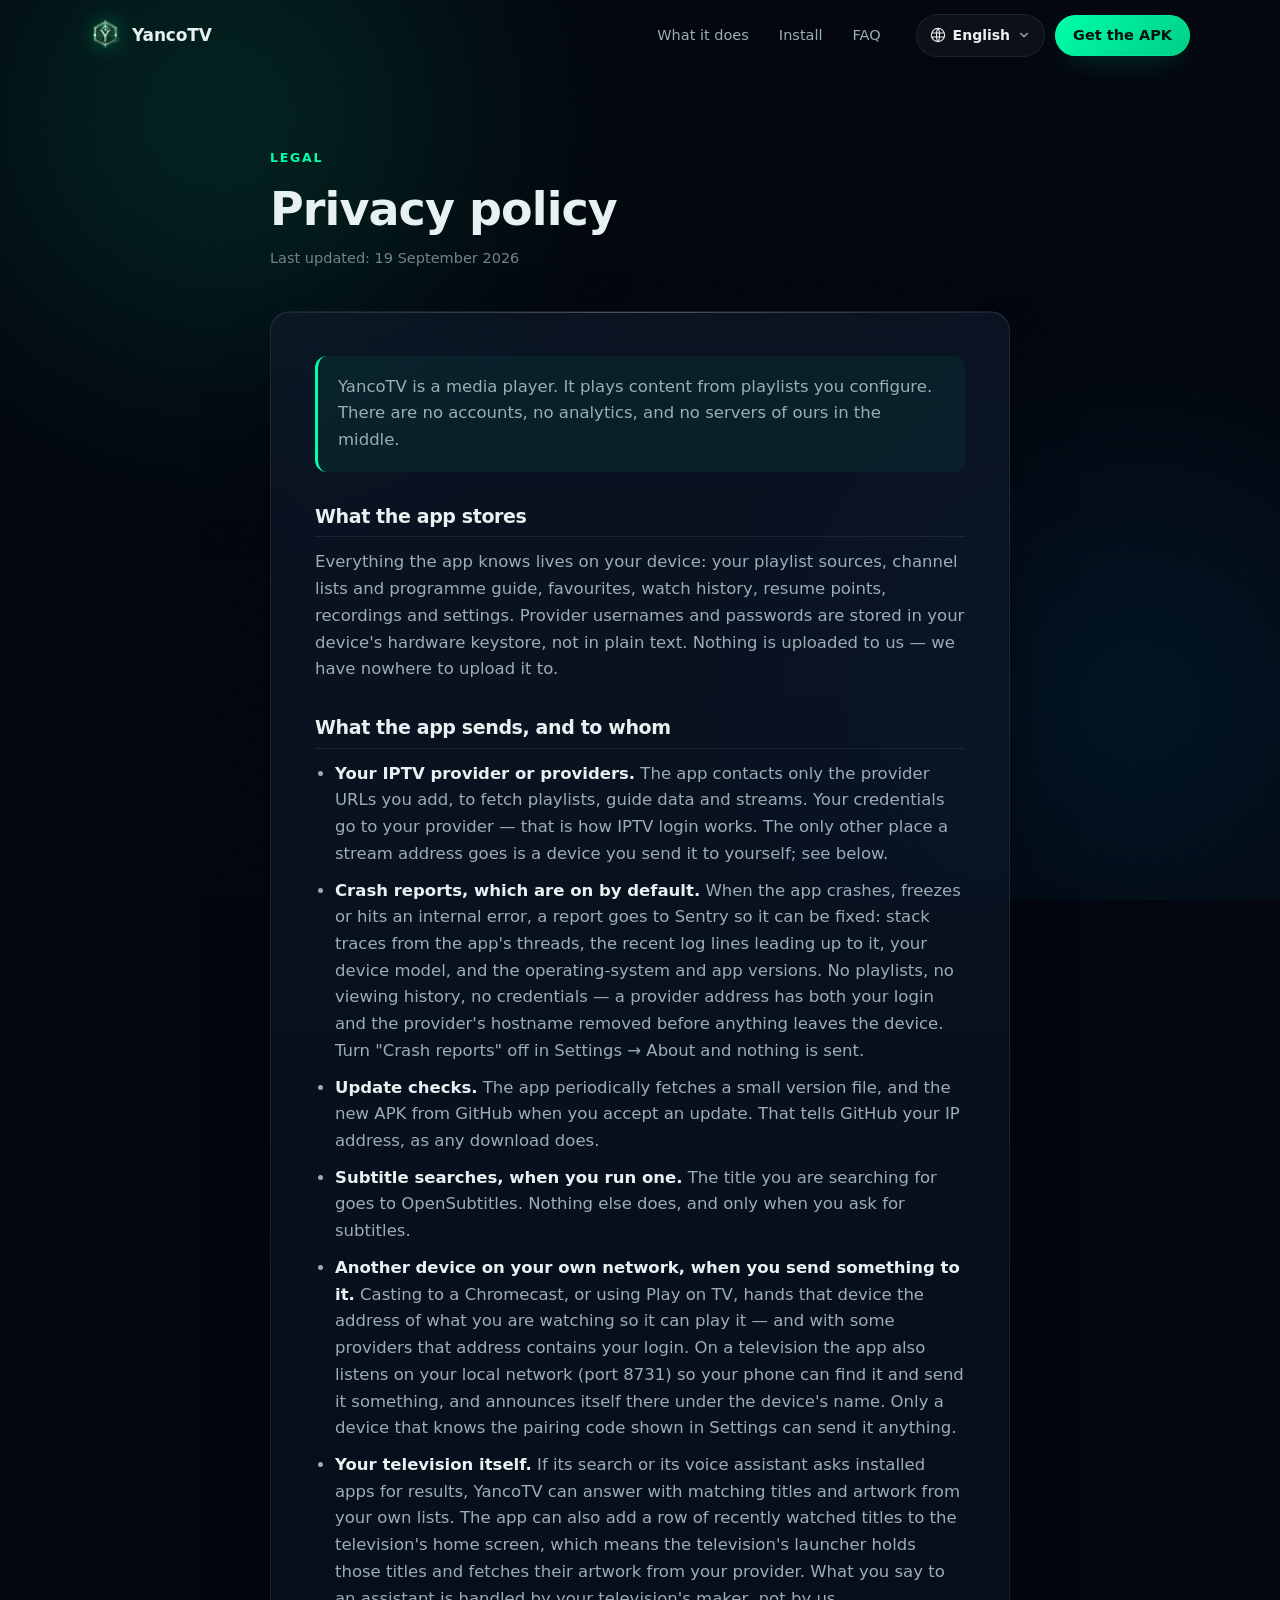
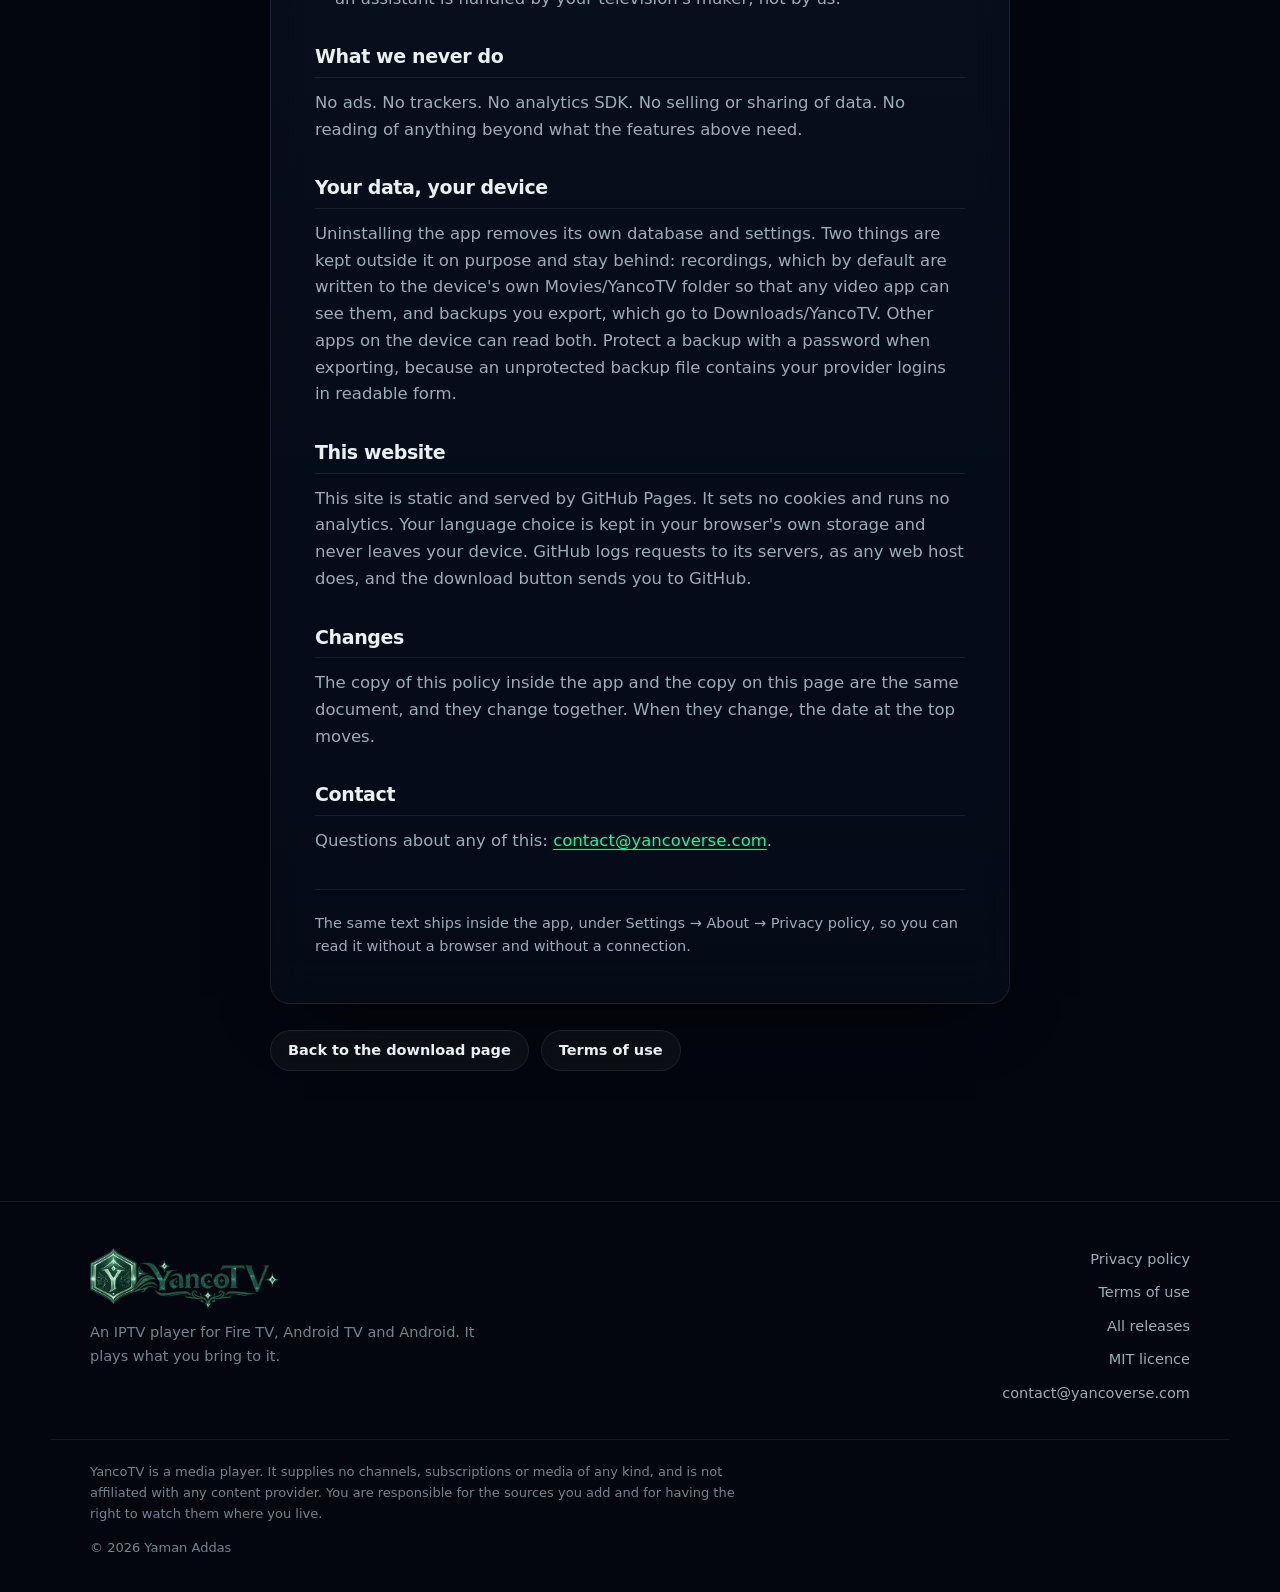
<file: privacy.html>
<!DOCTYPE html>
<html lang="en" dir="ltr" data-title-key="pv.metatitle" data-desc-key="pv.metadesc">
<head>
<meta charset="utf-8">
<meta name="viewport" content="width=device-width, initial-scale=1">
<title>Privacy policy — YancoTV</title>
<meta name="description" content="What YancoTV stores, what it sends, and to whom. No accounts, no analytics, no servers of ours.">
<meta name="theme-color" content="#03060e">
<meta name="robots" content="index, follow">
<link rel="icon" type="image/png" href="assets/favicon.png">
<link rel="stylesheet" href="assets/site.css?v=20260823e">
</head>
<body>

<div class="bg" aria-hidden="true">
  <div class="bg-aurora bg-aurora-1"></div>
  <div class="bg-aurora bg-aurora-2"></div>
  <div class="bg-stars"></div>
  <div class="bg-grain"></div>
</div>

<a class="skip" href="#main" data-i18n="skip">Skip to content</a>

<header class="nav" id="nav">
  <div class="nav-inner">
    <a class="nav-brand" href="index.html" aria-label="YancoTV">
      <img src="assets/yancotv-mark.png" alt="" width="32" height="32" class="nav-mark">
      <span class="nav-name">YancoTV</span>
    </a>
    <nav class="nav-links" aria-label="Sections">
      <a href="index.html#what" data-i18n="nav.what">What it does</a>
      <a href="index.html#install" data-i18n="nav.install">Install</a>
      <a href="index.html#faq" data-i18n="nav.faq">FAQ</a>
    </nav>
    <div class="nav-actions">
      <div class="lang" id="lang">
        <button class="lang-btn" id="lang-btn" aria-haspopup="listbox" aria-expanded="false" aria-label="Change language">
          <svg viewBox="0 0 24 24" width="16" height="16" aria-hidden="true"><path d="M12 2a10 10 0 100 20 10 10 0 000-20zm0 0c3 3 3 17 0 20M12 2c-3 3-3 17 0 20M2.5 9h19M2.5 15h19" fill="none" stroke="currentColor" stroke-width="1.6" stroke-linecap="round"/></svg>
          <span id="lang-current">English</span>
          <svg class="lang-caret" viewBox="0 0 24 24" width="14" height="14" aria-hidden="true"><path d="M6 9l6 6 6-6" fill="none" stroke="currentColor" stroke-width="2" stroke-linecap="round" stroke-linejoin="round"/></svg>
        </button>
        <ul class="lang-menu" id="lang-menu" role="listbox" tabindex="-1">
          <li><button role="option" data-lang="en" lang="en">English</button></li>
          <li><button role="option" data-lang="ar" lang="ar" dir="rtl">العربية</button></li>
          <li><button role="option" data-lang="es" lang="es">Español</button></li>
          <li><button role="option" data-lang="fr" lang="fr">Français</button></li>
        </ul>
      </div>
      <a class="btn btn-sm" href="https://github.com/YamanAddas/yancotv-releases/releases/latest/download/yancotv.apk" data-i18n="nav.get">Get the APK</a>
    </div>
  </div>
</header>

<main id="main" class="legal">
  <div class="wrap wrap-narrow">

    <div class="legal-head">
      <p class="eyebrow" data-i18n="pv.eyebrow">Legal</p>
      <h1 data-i18n="pv.title">Privacy policy</h1>
      <p class="legal-date"><span data-i18n="legal.updated">Last updated</span>: <time datetime="2026-09-19" data-i18n="legal.date">19 September 2026</time></p>
    </div>

    <article class="glass legal-body">
      <p class="legal-lede" data-i18n="pv.lede">YancoTV is a media player. It plays content from playlists you configure. There are no accounts, no analytics, and no servers of ours in the middle.</p>

      <h2 data-i18n="pv.h1">What the app stores</h2>
      <p data-i18n="pv.p1">Everything the app knows lives on your device: your playlist sources, channel lists and programme guide, favourites, watch history, resume points, recordings and settings. Provider usernames and passwords are stored in your device's hardware keystore, not in plain text. Nothing is uploaded to us — we have nowhere to upload it to.</p>

      <h2 data-i18n="pv.h2">What the app sends, and to whom</h2>
      <ul>
        <li data-i18n="pv.l1"><strong>Your IPTV provider or providers.</strong> The app contacts only the provider URLs you add, to fetch playlists, guide data and streams. Your credentials go to your provider — that is how IPTV login works. The only other place a stream address goes is a device you send it to yourself; see below.</li>
        <li data-i18n="pv.l2"><strong>Crash reports, which are on by default.</strong> When the app crashes, freezes or hits an internal error, a report goes to Sentry so it can be fixed: stack traces from the app's threads, the recent log lines leading up to it, your device model, and the operating-system and app versions. No playlists, no viewing history, no credentials — a provider address has both your login and the provider's hostname removed before anything leaves the device. Turn "Crash reports" off in Settings → About and nothing is sent.</li>
        <li data-i18n="pv.l3"><strong>Update checks.</strong> The app periodically fetches a small version file, and the new APK from GitHub when you accept an update. That tells GitHub your IP address, as any download does.</li>
        <li data-i18n="pv.l4"><strong>Subtitle searches, when you run one.</strong> The title you are searching for goes to OpenSubtitles. Nothing else does, and only when you ask for subtitles.</li>
        <li data-i18n="pv.l5"><strong>Another device on your own network, when you send something to it.</strong> Casting to a Chromecast, or using Play on TV, hands that device the address of what you are watching so it can play it — and with some providers that address contains your login. On a television the app also listens on your local network (port 8731) so your phone can find it and send it something, and announces itself there under the device's name. Only a device that knows the pairing code shown in Settings can send it anything.</li>
        <li data-i18n="pv.l6"><strong>Your television itself.</strong> If its search or its voice assistant asks installed apps for results, YancoTV can answer with matching titles and artwork from your own lists. The app can also add a row of recently watched titles to the television's home screen, which means the television's launcher holds those titles and fetches their artwork from your provider. What you say to an assistant is handled by your television's maker, not by us.</li>
      </ul>

      <h2 data-i18n="pv.h3">What we never do</h2>
      <p data-i18n="pv.p3">No ads. No trackers. No analytics SDK. No selling or sharing of data. No reading of anything beyond what the features above need.</p>

      <h2 data-i18n="pv.h4">Your data, your device</h2>
      <p data-i18n="pv.p4">Uninstalling the app removes its own database and settings. Two things are kept outside it on purpose and stay behind: recordings, which by default are written to the device's own Movies/YancoTV folder so that any video app can see them, and backups you export, which go to Downloads/YancoTV. Other apps on the device can read both. Protect a backup with a password when exporting, because an unprotected backup file contains your provider logins in readable form.</p>

      <h2 data-i18n="pv.h5">This website</h2>
      <p data-i18n="pv.p5">This site is static and served by GitHub Pages. It sets no cookies and runs no analytics. Your language choice is kept in your browser's own storage and never leaves your device. GitHub logs requests to its servers, as any web host does, and the download button sends you to GitHub.</p>

      <h2 data-i18n="pv.h6">Changes</h2>
      <p data-i18n="pv.p6">The copy of this policy inside the app and the copy on this page are the same document, and they change together. When they change, the date at the top moves.</p>

      <h2 data-i18n="pv.h7">Contact</h2>
      <p data-i18n="pv.p7">Questions about any of this: <a href="mailto:contact@yancoverse.com">contact@yancoverse.com</a>.</p>

      <p class="legal-foot" data-i18n="pv.offline">The same text ships inside the app, under Settings → About → Privacy policy, so you can read it without a browser and without a connection.</p>
    </article>

    <div class="legal-nav">
      <a class="btn btn-ghost btn-sm" href="index.html" data-i18n="legal.back">Back to the download page</a>
      <a class="btn btn-ghost btn-sm" href="terms.html" data-i18n="foot.terms">Terms of use</a>
    </div>
  </div>
</main>

<footer class="foot">
  <div class="wrap foot-grid">
    <div class="foot-brand">
      <img src="assets/yancotv-wordmark.webp" alt="YancoTV" width="535" height="173" loading="lazy">
      <p data-i18n="foot.tag">An IPTV player for Fire TV, Android TV and Android. It plays what you bring to it.</p>
    </div>
    <nav class="foot-links" aria-label="Footer">
      <a href="privacy.html" data-i18n="foot.privacy">Privacy policy</a>
      <a href="terms.html" data-i18n="foot.terms">Terms of use</a>
      <a href="https://github.com/YamanAddas/yancotv-releases/releases" data-i18n="foot.releases">All releases</a>
      <a href="https://github.com/YamanAddas/yancotv-releases/blob/main/LICENSE" data-i18n="foot.licence">MIT licence</a>
      <a href="mailto:contact@yancoverse.com">contact@yancoverse.com</a>
    </nav>
  </div>
  <div class="wrap foot-legal">
    <p data-i18n="foot.disclaimer">YancoTV is a media player. It supplies no channels, subscriptions or media of any kind, and is not affiliated with any content provider. You are responsible for the sources you add and for having the right to watch them where you live.</p>
    <p class="foot-copy">© 2026 Yaman Addas</p>
  </div>
</footer>

<script src="assets/legal-strings.js?v=20260823"></script>
<script src="assets/i18n.js?v=20260823e" defer></script>
<script src="assets/site.js?v=20260823e" defer></script>
</body>
</html>
</file>
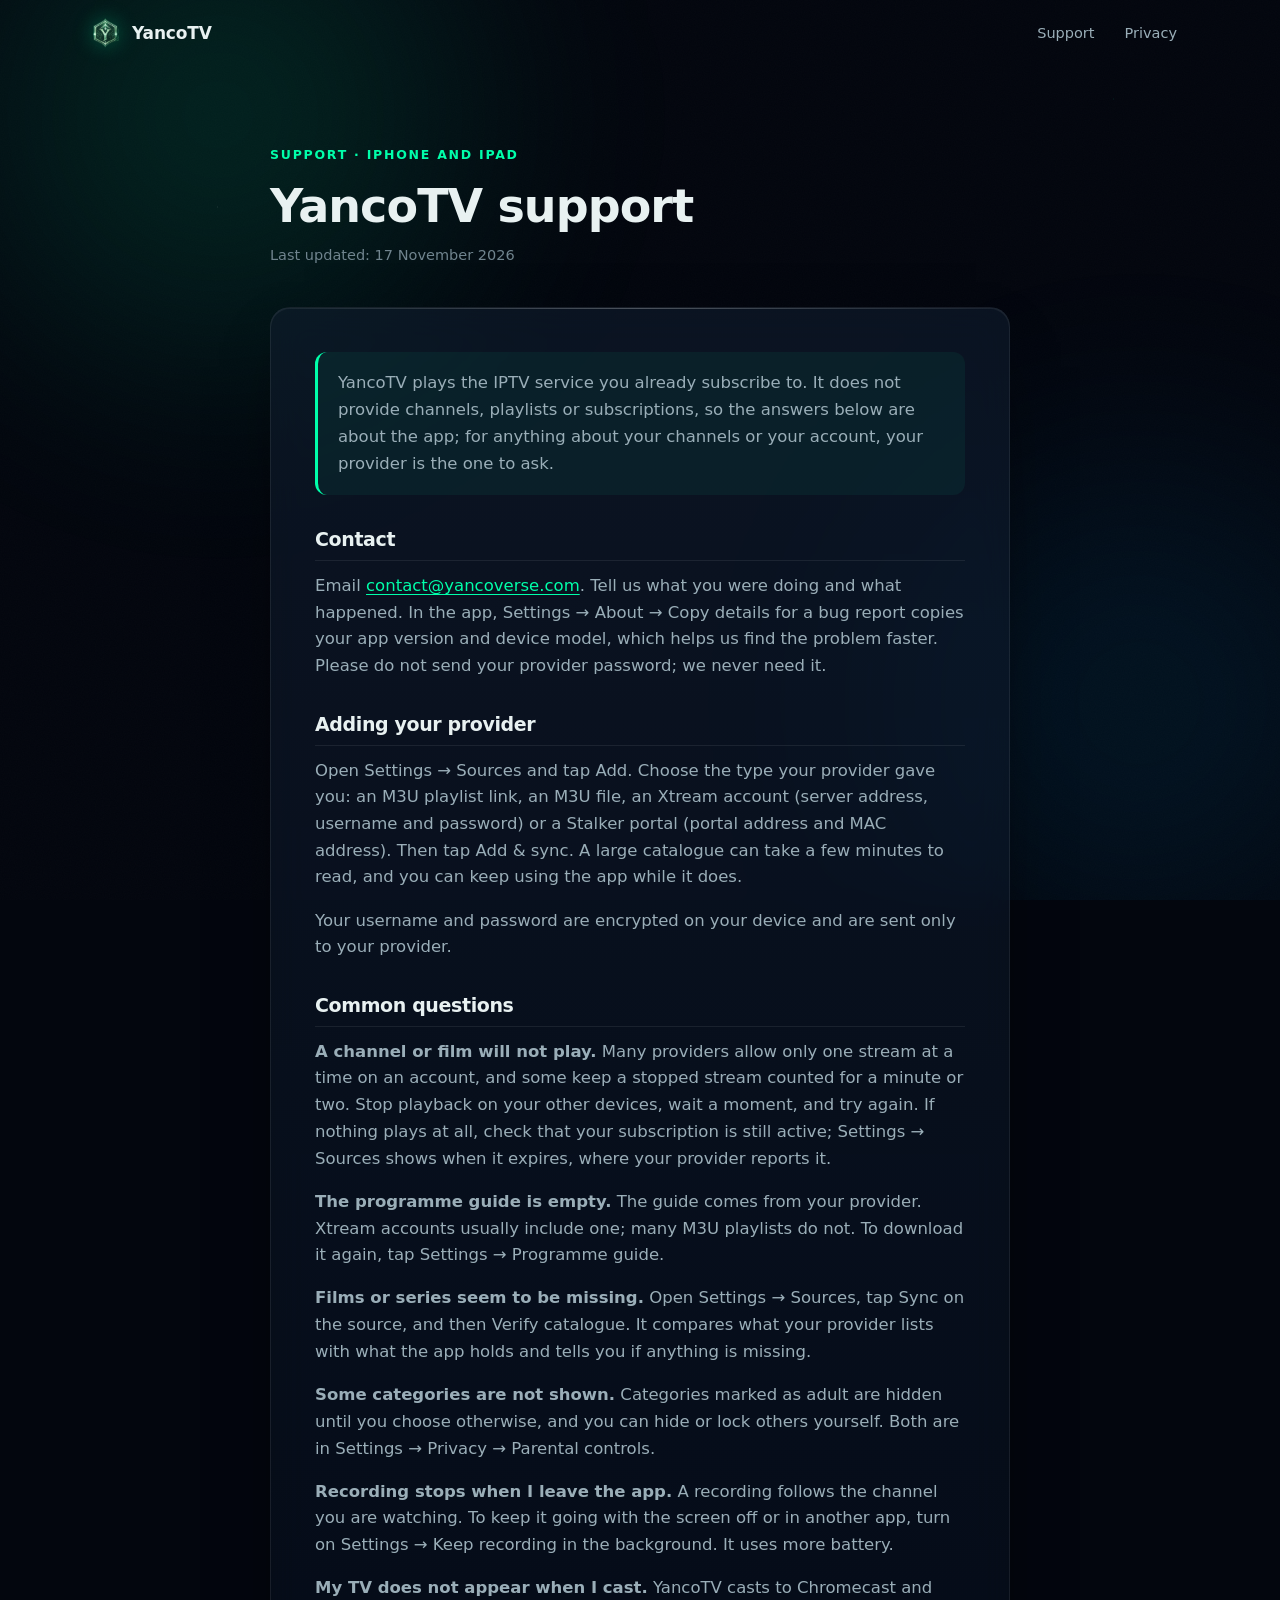
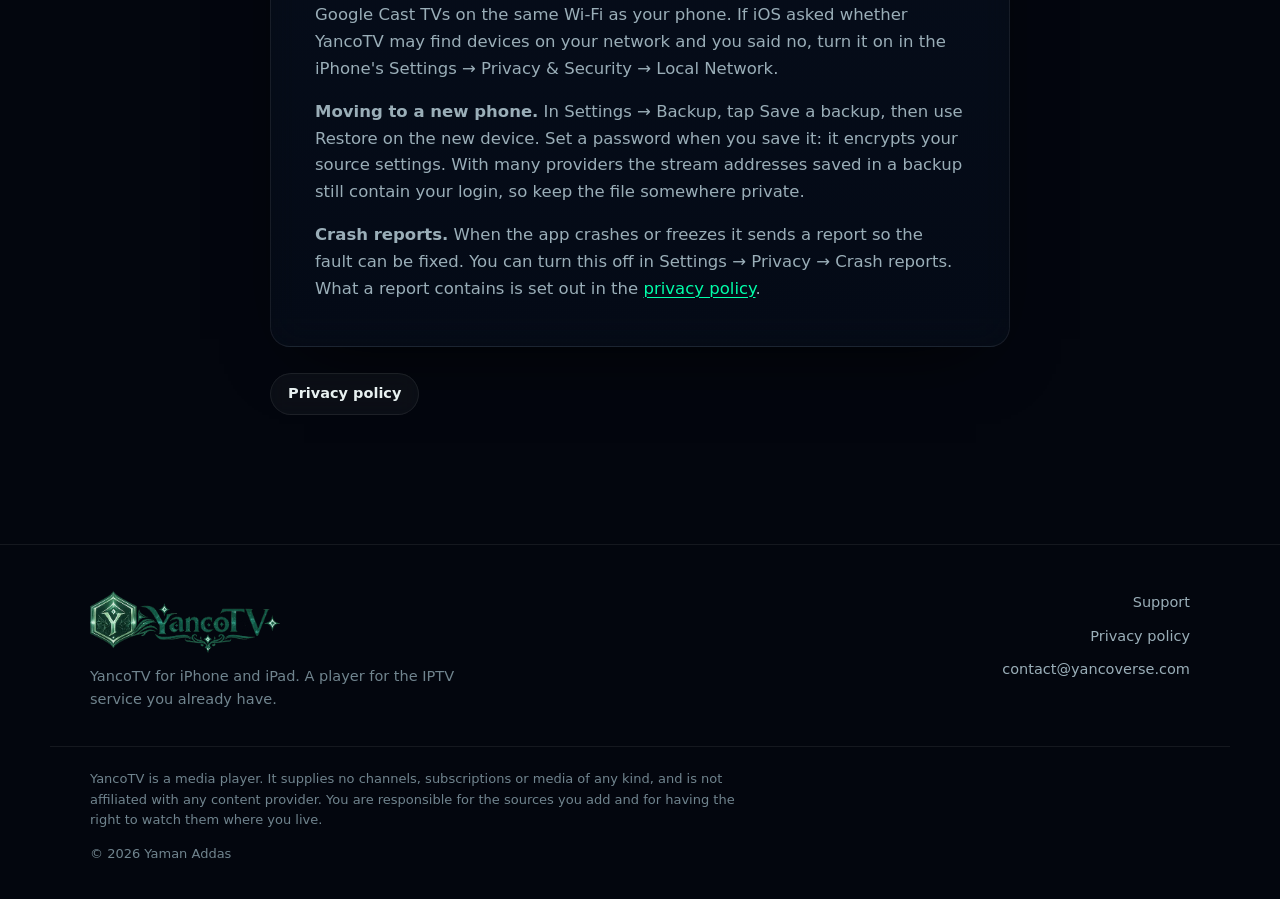
<file: support-ios.html>
<!DOCTYPE html>
<html lang="en" dir="ltr">
<head>
<meta charset="utf-8">
<meta name="viewport" content="width=device-width, initial-scale=1">
<title>Support for iPhone and iPad — YancoTV</title>
<meta name="description" content="Help with YancoTV for iPhone and iPad: adding your provider, playback, the guide, casting, backups and contact.">
<meta name="theme-color" content="#03060e">
<meta name="robots" content="index, follow">
<link rel="icon" type="image/png" href="assets/favicon.png">
<link rel="stylesheet" href="assets/site.css?v=20260823e">
</head>
<body>

<div class="bg" aria-hidden="true">
  <div class="bg-aurora bg-aurora-1"></div>
  <div class="bg-aurora bg-aurora-2"></div>
  <div class="bg-stars"></div>
  <div class="bg-grain"></div>
</div>

<a class="skip" href="#main">Skip to content</a>

<header class="nav" id="nav">
  <div class="nav-inner">
    <a class="nav-brand" href="support-ios.html" aria-label="YancoTV for iPhone and iPad">
      <img src="assets/yancotv-mark.png" alt="" width="32" height="32" class="nav-mark">
      <span class="nav-name">YancoTV</span>
    </a>
    <nav class="nav-links" aria-label="Sections">
      <a href="support-ios.html">Support</a>
      <a href="privacy-ios.html">Privacy</a>
    </nav>
  </div>
</header>

<main id="main" class="legal">
  <div class="wrap wrap-narrow">

    <div class="legal-head">
      <p class="eyebrow">Support · iPhone and iPad</p>
      <h1>YancoTV support</h1>
      <p class="legal-date">Last updated: 17 November 2026</p>
    </div>

    <article class="glass legal-body">
      <p class="legal-lede">YancoTV plays the IPTV service you already subscribe to. It does not provide channels, playlists or subscriptions, so the answers below are about the app; for anything about your channels or your account, your provider is the one to ask.</p>

      <h2>Contact</h2>
      <p>Email <a href="mailto:contact@yancoverse.com">contact@yancoverse.com</a>. Tell us what you were doing and what happened. In the app, Settings → About → Copy details for a bug report copies your app version and device model, which helps us find the problem faster. Please do not send your provider password; we never need it.</p>

      <h2>Adding your provider</h2>
      <p>Open Settings → Sources and tap Add. Choose the type your provider gave you: an M3U playlist link, an M3U file, an Xtream account (server address, username and password) or a Stalker portal (portal address and MAC address). Then tap Add &amp; sync. A large catalogue can take a few minutes to read, and you can keep using the app while it does.</p>
      <p>Your username and password are encrypted on your device and are sent only to your provider.</p>

      <h2>Common questions</h2>

      <p><strong>A channel or film will not play.</strong> Many providers allow only one stream at a time on an account, and some keep a stopped stream counted for a minute or two. Stop playback on your other devices, wait a moment, and try again. If nothing plays at all, check that your subscription is still active; Settings → Sources shows when it expires, where your provider reports it.</p>

      <p><strong>The programme guide is empty.</strong> The guide comes from your provider. Xtream accounts usually include one; many M3U playlists do not. To download it again, tap Settings → Programme guide.</p>

      <p><strong>Films or series seem to be missing.</strong> Open Settings → Sources, tap Sync on the source, and then Verify catalogue. It compares what your provider lists with what the app holds and tells you if anything is missing.</p>

      <p><strong>Some categories are not shown.</strong> Categories marked as adult are hidden until you choose otherwise, and you can hide or lock others yourself. Both are in Settings → Privacy → Parental controls.</p>

      <p><strong>Recording stops when I leave the app.</strong> A recording follows the channel you are watching. To keep it going with the screen off or in another app, turn on Settings → Keep recording in the background. It uses more battery.</p>

      <p><strong>My TV does not appear when I cast.</strong> YancoTV casts to Chromecast and Google Cast TVs on the same Wi-Fi as your phone. If iOS asked whether YancoTV may find devices on your network and you said no, turn it on in the iPhone's Settings → Privacy &amp; Security → Local Network.</p>

      <p><strong>Moving to a new phone.</strong> In Settings → Backup, tap Save a backup, then use Restore on the new device. Set a password when you save it: it encrypts your source settings. With many providers the stream addresses saved in a backup still contain your login, so keep the file somewhere private.</p>

      <p><strong>Crash reports.</strong> When the app crashes or freezes it sends a report so the fault can be fixed. You can turn this off in Settings → Privacy → Crash reports. What a report contains is set out in the <a href="privacy-ios.html">privacy policy</a>.</p>
    </article>

    <div class="legal-nav">
      <a class="btn btn-ghost btn-sm" href="privacy-ios.html">Privacy policy</a>
    </div>
  </div>
</main>

<footer class="foot">
  <div class="wrap foot-grid">
    <div class="foot-brand">
      <img src="assets/yancotv-wordmark.webp" alt="YancoTV" width="535" height="173" loading="lazy">
      <p>YancoTV for iPhone and iPad. A player for the IPTV service you already have.</p>
    </div>
    <nav class="foot-links" aria-label="Footer">
      <a href="support-ios.html">Support</a>
      <a href="privacy-ios.html">Privacy policy</a>
      <a href="mailto:contact@yancoverse.com">contact@yancoverse.com</a>
    </nav>
  </div>
  <div class="wrap foot-legal">
    <p>YancoTV is a media player. It supplies no channels, subscriptions or media of any kind, and is not affiliated with any content provider. You are responsible for the sources you add and for having the right to watch them where you live.</p>
    <p class="foot-copy">© 2026 Yaman Addas</p>
  </div>
</footer>

<script src="assets/site.js?v=20260823e" defer></script>
</body>
</html>
</file>
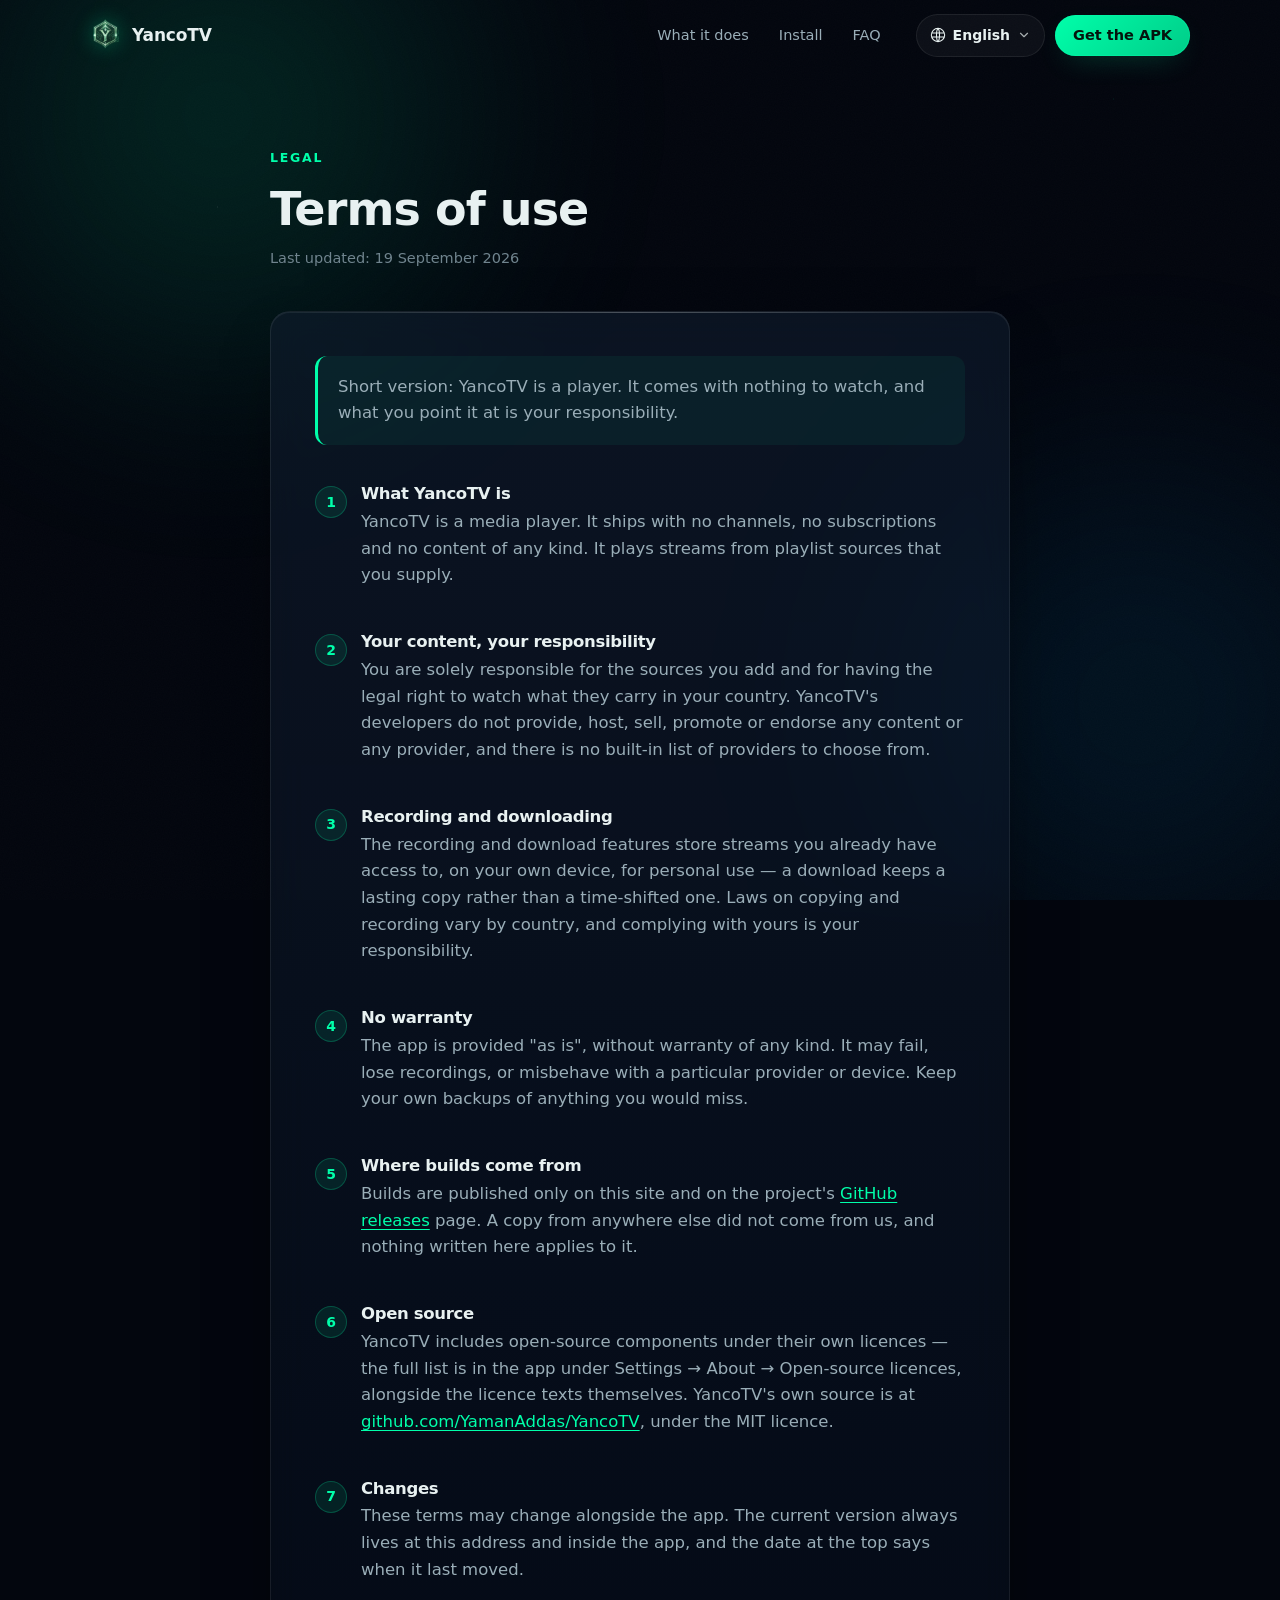
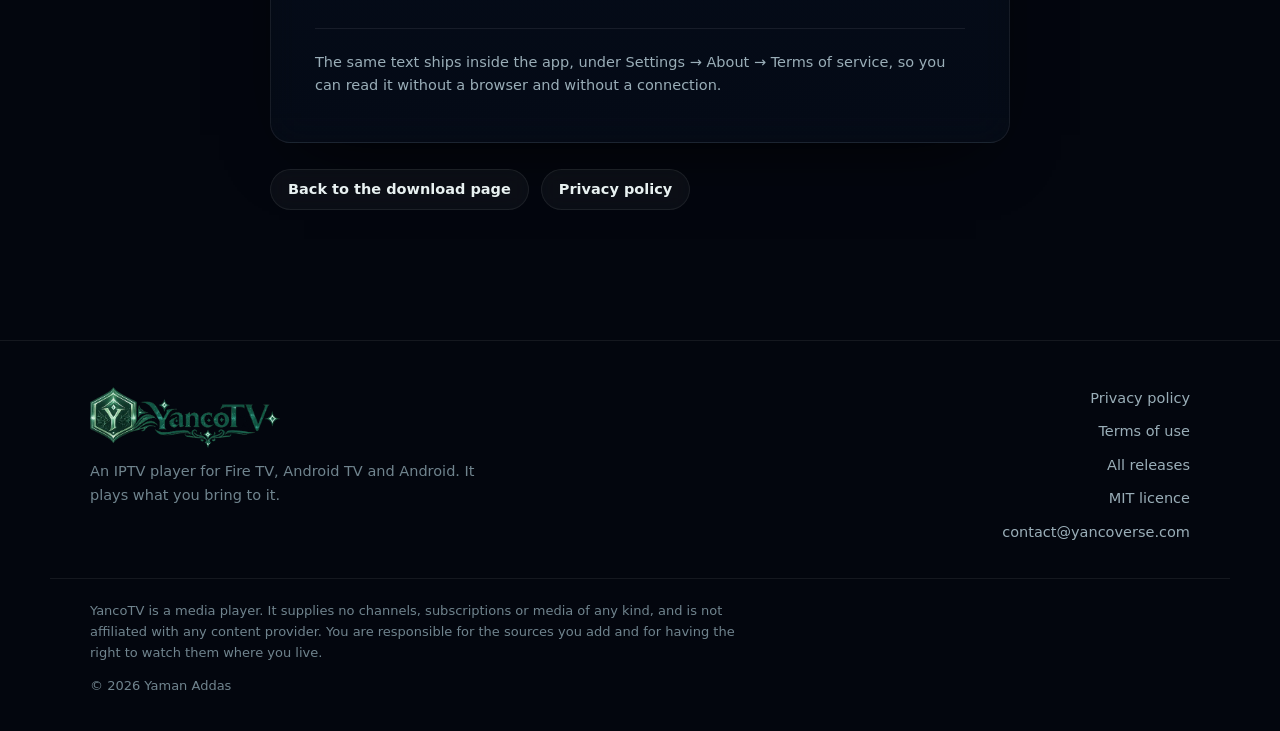
<file: terms.html>
<!DOCTYPE html>
<html lang="en" dir="ltr" data-title-key="tm.metatitle" data-desc-key="tm.metadesc">
<head>
<meta charset="utf-8">
<meta name="viewport" content="width=device-width, initial-scale=1">
<title>Terms of use — YancoTV</title>
<meta name="description" content="YancoTV is a media player. It ships with no channels, no subscriptions and no content, and you are responsible for the sources you add.">
<meta name="theme-color" content="#03060e">
<meta name="robots" content="index, follow">
<link rel="icon" type="image/png" href="assets/favicon.png">
<link rel="stylesheet" href="assets/site.css?v=20260823e">
</head>
<body>

<div class="bg" aria-hidden="true">
  <div class="bg-aurora bg-aurora-1"></div>
  <div class="bg-aurora bg-aurora-2"></div>
  <div class="bg-stars"></div>
  <div class="bg-grain"></div>
</div>

<a class="skip" href="#main" data-i18n="skip">Skip to content</a>

<header class="nav" id="nav">
  <div class="nav-inner">
    <a class="nav-brand" href="index.html" aria-label="YancoTV">
      <img src="assets/yancotv-mark.png" alt="" width="32" height="32" class="nav-mark">
      <span class="nav-name">YancoTV</span>
    </a>
    <nav class="nav-links" aria-label="Sections">
      <a href="index.html#what" data-i18n="nav.what">What it does</a>
      <a href="index.html#install" data-i18n="nav.install">Install</a>
      <a href="index.html#faq" data-i18n="nav.faq">FAQ</a>
    </nav>
    <div class="nav-actions">
      <div class="lang" id="lang">
        <button class="lang-btn" id="lang-btn" aria-haspopup="listbox" aria-expanded="false" aria-label="Change language">
          <svg viewBox="0 0 24 24" width="16" height="16" aria-hidden="true"><path d="M12 2a10 10 0 100 20 10 10 0 000-20zm0 0c3 3 3 17 0 20M12 2c-3 3-3 17 0 20M2.5 9h19M2.5 15h19" fill="none" stroke="currentColor" stroke-width="1.6" stroke-linecap="round"/></svg>
          <span id="lang-current">English</span>
          <svg class="lang-caret" viewBox="0 0 24 24" width="14" height="14" aria-hidden="true"><path d="M6 9l6 6 6-6" fill="none" stroke="currentColor" stroke-width="2" stroke-linecap="round" stroke-linejoin="round"/></svg>
        </button>
        <ul class="lang-menu" id="lang-menu" role="listbox" tabindex="-1">
          <li><button role="option" data-lang="en" lang="en">English</button></li>
          <li><button role="option" data-lang="ar" lang="ar" dir="rtl">العربية</button></li>
          <li><button role="option" data-lang="es" lang="es">Español</button></li>
          <li><button role="option" data-lang="fr" lang="fr">Français</button></li>
        </ul>
      </div>
      <a class="btn btn-sm" href="https://github.com/YamanAddas/yancotv-releases/releases/latest/download/yancotv.apk" data-i18n="nav.get">Get the APK</a>
    </div>
  </div>
</header>

<main id="main" class="legal">
  <div class="wrap wrap-narrow">

    <div class="legal-head">
      <p class="eyebrow" data-i18n="tm.eyebrow">Legal</p>
      <h1 data-i18n="tm.title">Terms of use</h1>
      <p class="legal-date"><span data-i18n="legal.updated">Last updated</span>: <time datetime="2026-09-19" data-i18n="legal.date">19 September 2026</time></p>
    </div>

    <article class="glass legal-body">
      <p class="legal-lede" data-i18n="tm.lede">Short version: YancoTV is a player. It comes with nothing to watch, and what you point it at is your responsibility.</p>

      <ol class="clauses">
        <li>
          <h3 data-i18n="tm.1h">What YancoTV is</h3>
          <p data-i18n="tm.1p">YancoTV is a media player. It ships with no channels, no subscriptions and no content of any kind. It plays streams from playlist sources that you supply.</p>
        </li>
        <li>
          <h3 data-i18n="tm.2h">Your content, your responsibility</h3>
          <p data-i18n="tm.2p">You are solely responsible for the sources you add and for having the legal right to watch what they carry in your country. YancoTV's developers do not provide, host, sell, promote or endorse any content or any provider, and there is no built-in list of providers to choose from.</p>
        </li>
        <li>
          <h3 data-i18n="tm.3h">Recording and downloading</h3>
          <p data-i18n="tm.3p">The recording and download features store streams you already have access to, on your own device, for personal use — a download keeps a lasting copy rather than a time-shifted one. Laws on copying and recording vary by country, and complying with yours is your responsibility.</p>
        </li>
        <li>
          <h3 data-i18n="tm.4h">No warranty</h3>
          <p data-i18n="tm.4p">The app is provided "as is", without warranty of any kind. It may fail, lose recordings, or misbehave with a particular provider or device. Keep your own backups of anything you would miss.</p>
        </li>
        <li>
          <h3 data-i18n="tm.5h">Where builds come from</h3>
          <p data-i18n="tm.5p">Builds are published only on this site and on the project's <a href="https://github.com/YamanAddas/yancotv-releases/releases">GitHub releases</a> page. A copy from anywhere else did not come from us, and nothing written here applies to it.</p>
        </li>
        <li>
          <h3 data-i18n="tm.6h">Open source</h3>
          <p data-i18n="tm.6p">YancoTV includes open-source components under their own licences — the full list is in the app under Settings → About → Open-source licences, alongside the licence texts themselves. YancoTV's own source is at <a href="https://github.com/YamanAddas/YancoTV">github.com/YamanAddas/YancoTV</a>, under the MIT licence.</p>
        </li>
        <li>
          <h3 data-i18n="tm.7h">Changes</h3>
          <p data-i18n="tm.7p">These terms may change alongside the app. The current version always lives at this address and inside the app, and the date at the top says when it last moved.</p>
        </li>
      </ol>

      <p class="legal-foot" data-i18n="tm.offline">The same text ships inside the app, under Settings → About → Terms of service, so you can read it without a browser and without a connection.</p>
    </article>

    <div class="legal-nav">
      <a class="btn btn-ghost btn-sm" href="index.html" data-i18n="legal.back">Back to the download page</a>
      <a class="btn btn-ghost btn-sm" href="privacy.html" data-i18n="foot.privacy">Privacy policy</a>
    </div>
  </div>
</main>

<footer class="foot">
  <div class="wrap foot-grid">
    <div class="foot-brand">
      <img src="assets/yancotv-wordmark.webp" alt="YancoTV" width="535" height="173" loading="lazy">
      <p data-i18n="foot.tag">An IPTV player for Fire TV, Android TV and Android. It plays what you bring to it.</p>
    </div>
    <nav class="foot-links" aria-label="Footer">
      <a href="privacy.html" data-i18n="foot.privacy">Privacy policy</a>
      <a href="terms.html" data-i18n="foot.terms">Terms of use</a>
      <a href="https://github.com/YamanAddas/yancotv-releases/releases" data-i18n="foot.releases">All releases</a>
      <a href="https://github.com/YamanAddas/yancotv-releases/blob/main/LICENSE" data-i18n="foot.licence">MIT licence</a>
      <a href="mailto:contact@yancoverse.com">contact@yancoverse.com</a>
    </nav>
  </div>
  <div class="wrap foot-legal">
    <p data-i18n="foot.disclaimer">YancoTV is a media player. It supplies no channels, subscriptions or media of any kind, and is not affiliated with any content provider. You are responsible for the sources you add and for having the right to watch them where you live.</p>
    <p class="foot-copy">© 2026 Yaman Addas</p>
  </div>
</footer>

<script src="assets/legal-strings.js?v=20260823"></script>
<script src="assets/i18n.js?v=20260823e" defer></script>
<script src="assets/site.js?v=20260823e" defer></script>
</body>
</html>
</file>
<file: assets/site.css>
/* ==========================================================================
   YancoTV — release site
   Palette is lifted from the app's own theme so the page and the product
   read as one thing. Layout uses logical properties throughout: Arabic
   flips the whole page with dir="rtl" and nothing has to be re-specified.
   ========================================================================== */

:root {
  color-scheme: dark;

  --bg:        rgb(3, 6, 14);
  --surface:   rgb(6, 12, 22);
  --surface-2: rgb(12, 20, 32);

  --text:      rgb(232, 241, 241);
  --muted:     rgb(154, 174, 184);
  --faint:     rgb(112, 132, 142);

  --accent:    #00ffaa;
  --accent-2:  #00cc88;
  --accent-3:  #33ffbb;
  --glow:      rgba(0, 255, 170, .28);

  --line:      rgba(255, 255, 255, .075);
  --line-2:    rgba(0, 255, 170, .22);

  --glass:     linear-gradient(180deg, rgba(16, 28, 44, .62), rgba(8, 16, 28, .5));
  --blur:      blur(18px) saturate(150%);

  --r:   20px;
  --r-s: 12px;

  --wrap: 1180px;
  --pad:  clamp(20px, 4vw, 40px);

  --ease:   cubic-bezier(.22, 1, .36, 1);
  --spring: cubic-bezier(.34, 1.56, .64, 1);

  --font: ui-sans-serif, system-ui, -apple-system, "Segoe UI", Roboto,
          "Helvetica Neue", Arial, sans-serif;
  --mono: ui-monospace, SFMono-Regular, "SF Mono", Menlo, Consolas, monospace;
}

/* Arabic gets a face that can actually carry a heading. Loaded only when
   the Arabic switch is thrown (see i18n.js) so nobody else pays for it. */
:root:lang(ar), [dir="rtl"] {
  --font: "IBM Plex Sans Arabic", "Noto Sans Arabic", "Segoe UI",
          Tahoma, Arial, sans-serif;
}

* { box-sizing: border-box; }

html { scroll-behavior: smooth; }
@media (prefers-reduced-motion: reduce) { html { scroll-behavior: auto; } }

body {
  margin: 0;
  background: var(--bg);
  color: var(--text);
  font-family: var(--font);
  font-size: 17px;
  line-height: 1.62;
  -webkit-font-smoothing: antialiased;
  overflow-x: hidden;
}

img { max-width: 100%; height: auto; display: block; }
a { color: var(--accent); text-decoration-thickness: 1px; text-underline-offset: 3px; }
a:hover { color: var(--accent-3); }

:focus-visible {
  outline: 2px solid var(--accent);
  outline-offset: 3px;
  border-radius: 6px;
}

.skip {
  position: absolute; inset-inline-start: -9999px; top: 8px;
  background: var(--accent); color: #04140d; padding: 10px 16px;
  border-radius: 8px; font-weight: 700; z-index: 100;
}
.skip:focus { inset-inline-start: 12px; }

/* ── background ─────────────────────────────────────────────────────── */

.bg { position: fixed; inset: 0; z-index: -1; pointer-events: none; overflow: hidden; }

.bg-aurora {
  position: absolute;
  width: 62vw; height: 62vw;
  min-width: 460px; min-height: 460px;
  border-radius: 50%;
  filter: blur(90px);
  opacity: .5;
  will-change: transform;
}
.bg-aurora-1 {
  background: radial-gradient(circle, rgba(0, 255, 170, .3), transparent 66%);
  inset-block-start: -22vw; inset-inline-start: -14vw;
  animation: drift-a 34s var(--ease) infinite alternate;
}
.bg-aurora-2 {
  background: radial-gradient(circle, rgba(0, 174, 255, .22), transparent 66%);
  inset-block-start: 34vh; inset-inline-end: -20vw;
  animation: drift-b 44s var(--ease) infinite alternate;
}
.bg-aurora-3 {
  background: radial-gradient(circle, rgba(0, 255, 170, .16), transparent 66%);
  inset-block-end: -26vw; inset-inline-start: 22vw;
  animation: drift-c 52s var(--ease) infinite alternate;
}
@keyframes drift-a { to { transform: translate3d(9vw, 7vh, 0) scale(1.16); } }
@keyframes drift-b { to { transform: translate3d(-11vw, -9vh, 0) scale(1.1); } }
@keyframes drift-c { to { transform: translate3d(6vw, -6vh, 0) scale(1.2); } }

.bg-stars {
  position: absolute; inset: 0; opacity: .5;
  background-image:
    radial-gradient(1px 1px at 17% 23%, rgba(255,255,255,.8), transparent 60%),
    radial-gradient(1px 1px at 53% 71%, rgba(255,255,255,.5), transparent 60%),
    radial-gradient(1px 1px at 87% 11%, rgba(0,255,170,.7), transparent 60%),
    radial-gradient(1px 1px at 31% 88%, rgba(255,255,255,.45), transparent 60%),
    radial-gradient(1px 1px at 67% 41%, rgba(255,255,255,.55), transparent 60%),
    radial-gradient(1px 1px at 9%  65%, rgba(0,204,255,.55), transparent 60%),
    radial-gradient(1px 1px at 91% 79%, rgba(255,255,255,.6), transparent 60%),
    radial-gradient(1px 1px at 41% 14%, rgba(255,255,255,.5), transparent 60%),
    radial-gradient(1px 1px at 74% 57%, rgba(255,255,255,.4), transparent 60%),
    radial-gradient(1px 1px at 24% 47%, rgba(0,255,170,.4), transparent 60%);
}

/* Fine grain. Kills the banding that big blurred gradients cause on
   8-bit TV panels, and stops the page looking like a CSS gradient demo. */
.bg-grain {
  position: absolute; inset: -50%;
  opacity: .022;
  background-image: url("data:image/svg+xml,%3Csvg xmlns='http://www.w3.org/2000/svg' width='160' height='160'%3E%3Cfilter id='n'%3E%3CfeTurbulence type='fractalNoise' baseFrequency='.85' numOctaves='3'/%3E%3C/filter%3E%3Crect width='160' height='160' filter='url(%23n)'/%3E%3C/svg%3E");
}

/* ── layout ─────────────────────────────────────────────────────────── */

.wrap { width: 100%; max-width: var(--wrap); margin-inline: auto; padding-inline: var(--pad); }
.wrap-narrow { max-width: 820px; }

.section { padding-block: clamp(64px, 9vw, 120px); }

.eyebrow {
  margin: 0 0 14px;
  font-size: 12.5px; font-weight: 700;
  letter-spacing: .14em; text-transform: uppercase;
  color: var(--accent);
}
[lang="ar"] .eyebrow, [dir="rtl"] .eyebrow { letter-spacing: 0; }

h1, h2, h3, h4 { margin: 0; line-height: 1.14; letter-spacing: -.02em; font-weight: 700; }
[dir="rtl"] h1, [dir="rtl"] h2, [dir="rtl"] h3, [dir="rtl"] h4 { letter-spacing: 0; line-height: 1.32; }

h1 { font-size: clamp(34px, 5.4vw, 62px); }
.section-h { font-size: clamp(27px, 3.6vw, 42px); margin-bottom: clamp(32px, 5vw, 56px); }

p { margin: 0 0 1em; }
p:last-child { margin-bottom: 0; }

/* ── glass ──────────────────────────────────────────────────────────── */

.glass {
  position: relative;
  background: var(--glass);
  border: 1px solid var(--line);
  border-radius: var(--r);
  backdrop-filter: var(--blur);
  -webkit-backdrop-filter: var(--blur);
  box-shadow:
    inset 0 1px 0 rgba(255, 255, 255, .06),
    0 26px 70px -34px rgba(0, 0, 0, .95);
  overflow: hidden;
}
/* Specular edge — the thing that separates glass from a grey box. */
.glass::before {
  content: "";
  position: absolute; inset-block-start: 0; inset-inline: 0; height: 1px;
  background: linear-gradient(90deg, transparent, rgba(255,255,255,.22), transparent);
  pointer-events: none;
}

/* ── buttons ────────────────────────────────────────────────────────── */

.btn {
  display: inline-flex; align-items: center; gap: 10px;
  padding: 12px 22px;
  border: 0; border-radius: 999px;
  background: linear-gradient(135deg, var(--accent), var(--accent-2));
  color: #04140d;
  font: inherit; font-weight: 700; font-size: 15.5px;
  text-decoration: none; cursor: pointer;
  box-shadow: 0 0 0 1px rgba(0,255,170,.35) inset, 0 10px 30px -12px var(--glow);
  transition: transform .22s var(--spring), box-shadow .22s var(--ease), filter .22s var(--ease);
}
.btn:hover, .btn:focus-visible {
  color: #04140d;
  transform: translateY(-2px);
  filter: brightness(1.06);
  box-shadow: 0 0 0 1px rgba(0,255,170,.55) inset, 0 16px 40px -14px var(--glow);
}
.btn:active { transform: translateY(0); }

.btn-lg { padding: 16px 30px; font-size: 17px; }
.btn-sm { padding: 9px 18px; font-size: 14.5px; }

.btn-ghost {
  background: rgba(255,255,255,.04);
  color: var(--text);
  box-shadow: 0 0 0 1px var(--line) inset;
  backdrop-filter: blur(10px);
}
.btn-ghost:hover, .btn-ghost:focus-visible {
  color: var(--text);
  background: rgba(255,255,255,.07);
  box-shadow: 0 0 0 1px var(--line-2) inset;
  filter: none;
}

.btn-ver {
  padding: 2px 9px; border-radius: 999px;
  background: rgba(0, 30, 20, .28);
  font-size: 12.5px; font-weight: 700; letter-spacing: .02em;
}

/* ── nav ────────────────────────────────────────────────────────────── */

.nav {
  position: sticky; inset-block-start: 0; z-index: 50;
  transition: background .3s var(--ease), border-color .3s var(--ease), backdrop-filter .3s var(--ease);
  border-block-end: 1px solid transparent;
}
.nav.is-stuck {
  background: rgba(4, 9, 17, .72);
  backdrop-filter: blur(16px) saturate(150%);
  -webkit-backdrop-filter: blur(16px) saturate(150%);
  border-block-end-color: var(--line);
}
.nav-inner {
  max-width: var(--wrap); margin-inline: auto;
  padding: 14px var(--pad);
  display: flex; align-items: center; gap: 22px;
}
.nav-brand {
  display: inline-flex; align-items: center; gap: 10px;
  color: var(--text); text-decoration: none; font-weight: 700;
  letter-spacing: -.01em; font-size: 17px;
}
.nav-mark { width: 32px; height: 32px; filter: drop-shadow(0 0 10px var(--glow)); }
.nav-links { display: flex; gap: 4px; margin-inline-start: auto; }
.nav-links a {
  padding: 8px 13px; border-radius: 999px;
  color: var(--muted); text-decoration: none; font-size: 14.5px; font-weight: 500;
  transition: color .2s, background .2s;
}
.nav-links a:hover { color: var(--text); background: rgba(255,255,255,.05); }
.nav-actions { display: flex; align-items: center; gap: 10px; }

/* language dropdown */
.lang { position: relative; }
.lang-btn {
  display: inline-flex; align-items: center; gap: 7px;
  padding: 9px 13px; border-radius: 999px;
  background: rgba(255,255,255,.04); color: var(--text);
  border: 1px solid var(--line);
  font: inherit; font-size: 14px; font-weight: 600; cursor: pointer;
  transition: background .2s, border-color .2s;
}
.lang-btn:hover { background: rgba(255,255,255,.08); border-color: var(--line-2); }
.lang-caret { transition: transform .25s var(--ease); opacity: .7; }
.lang-btn[aria-expanded="true"] .lang-caret { transform: rotate(180deg); }

.lang-menu {
  position: absolute; inset-block-start: calc(100% + 8px); inset-inline-end: 0;
  min-width: 172px; margin: 0; padding: 6px; list-style: none;
  background: rgba(10, 18, 30, .92);
  border: 1px solid var(--line); border-radius: 14px;
  backdrop-filter: blur(18px) saturate(150%);
  -webkit-backdrop-filter: blur(18px) saturate(150%);
  box-shadow: 0 24px 60px -24px rgba(0,0,0,.95);
  opacity: 0; visibility: hidden;
  transform: translateY(-8px) scale(.97);
  transform-origin: top var(--menu-origin, right);
  /* visibility flips with a DELAY, never a duration: on open it must become
     visible on the same frame or focus() lands on a hidden subtree and the
     keyboard path silently dies; on close it waits for the fade to finish. */
  transition: opacity .2s var(--ease), transform .24s var(--spring), visibility 0s linear .2s;
  z-index: 60;
}
/* the menu hangs off the inline-end edge, which is the left one in RTL —
   so the pop-open must grow from that corner, not the right one */
[dir="rtl"] .lang-menu { --menu-origin: left; }
.lang.is-open .lang-menu {
  opacity: 1; visibility: visible; transform: translateY(0) scale(1);
  transition: opacity .2s var(--ease), transform .24s var(--spring), visibility 0s linear 0s;
}
.lang-menu button {
  display: block; width: 100%;
  padding: 10px 13px; border: 0; border-radius: 9px;
  background: none; color: var(--muted);
  font: inherit; font-size: 15px; text-align: start; cursor: pointer;
  transition: background .16s, color .16s;
}
.lang-menu button:hover { background: rgba(255,255,255,.07); color: var(--text); }
.lang-menu button[aria-selected="true"] { color: var(--accent); font-weight: 700; }

/* ── hero ───────────────────────────────────────────────────────────── */

.hero { padding-block: clamp(48px, 8vw, 96px) clamp(48px, 7vw, 90px); }
.hero-grid {
  display: grid; gap: clamp(36px, 5vw, 60px);
  grid-template-columns: minmax(0, 1fr);
  align-items: center;
}
@media (min-width: 980px) {
  .hero-grid { grid-template-columns: minmax(0, 1.02fr) minmax(0, 1fr); }
}

.hero h1 { margin-bottom: 20px; text-wrap: balance; }
.lede { font-size: clamp(17px, 1.5vw, 19.5px); color: var(--muted); max-width: 56ch; }
.hero-cta { display: flex; flex-wrap: wrap; gap: 12px; margin-block: 30px 18px; }
.hero-meta { font-size: 14.5px; color: var(--faint); margin: 0; }

/* app-shell recreation ------------------------------------------------ */

.device { position: relative; padding: 10px; }
.device-glow {
  position: absolute; inset: 6% 4%;
  background: radial-gradient(ellipse at 50% 50%, var(--glow), transparent 70%);
  filter: blur(46px); opacity: .8; z-index: 0;
}
.device-screen {
  position: relative; z-index: 1;
  aspect-ratio: 16 / 10;
  border-radius: 16px;
  border: 1px solid var(--line-2);
  background: linear-gradient(160deg, rgba(9,18,30,.95), rgba(4,9,16,.98));
  box-shadow:
    inset 0 1px 0 rgba(255,255,255,.08),
    0 40px 90px -40px rgba(0,0,0,1);
  overflow: hidden;
}

.ui { display: flex; height: 100%; font-size: clamp(7px, .95vw, 11px); }

.ui-rail {
  flex: 0 0 13%;
  /* space-between rather than a percentage gap: a column gap resolves
     against the rail's own height, which overflowed the 16:10 frame once
     there were seven items in it. This can't overflow. */
  display: flex; flex-direction: column; align-items: center;
  justify-content: space-between;
  padding-block: 5.5%;
  border-inline-end: 1px solid rgba(255,255,255,.05);
  background: linear-gradient(180deg, rgba(0,255,170,.05), transparent 45%);
}
.ui-mark {
  width: 40%; aspect-ratio: 1; flex: 0 0 auto; border-radius: 4px;
  background: url("yancotv-mark.png") center / contain no-repeat;
  filter: drop-shadow(0 0 6px var(--glow));
}
.ui-item {
  width: 44%; aspect-ratio: 1; flex: 0 0 auto;
  display: grid; place-items: center;
  border-radius: 6px;
  transition: background .3s var(--ease);
}
.ui-item.is-on { background: linear-gradient(135deg, rgba(0,255,170,.2), rgba(0,255,170,.05)); }
.ui-ico {
  width: 58%; aspect-ratio: 1;
  background: currentColor; color: rgba(190, 214, 214, .55);
  -webkit-mask: var(--m) center / contain no-repeat;
          mask: var(--m) center / contain no-repeat;
}
.ui-item.is-on .ui-ico { color: var(--accent); }
.ico-home   { --m: url("data:image/svg+xml,%3Csvg xmlns='http://www.w3.org/2000/svg' viewBox='0 0 24 24' fill='none' stroke='%23fff' stroke-width='2' stroke-linecap='round' stroke-linejoin='round'%3E%3Cpath d='M3 10l9-7 9 7v9a2 2 0 01-2 2H5a2 2 0 01-2-2z'/%3E%3C/svg%3E"); }
.ico-live   { --m: url("data:image/svg+xml,%3Csvg xmlns='http://www.w3.org/2000/svg' viewBox='0 0 24 24' fill='none' stroke='%23fff' stroke-width='2' stroke-linecap='round' stroke-linejoin='round'%3E%3Crect x='2' y='4' width='20' height='13' rx='2'/%3E%3Cpath d='M8 21h8'/%3E%3C/svg%3E"); }
.ico-guide  { --m: url("data:image/svg+xml,%3Csvg xmlns='http://www.w3.org/2000/svg' viewBox='0 0 24 24' fill='none' stroke='%23fff' stroke-width='2' stroke-linecap='round' stroke-linejoin='round'%3E%3Crect x='3' y='4' width='18' height='16' rx='2'/%3E%3Cpath d='M3 9h18M9 9v11'/%3E%3C/svg%3E"); }
.ico-movies { --m: url("data:image/svg+xml,%3Csvg xmlns='http://www.w3.org/2000/svg' viewBox='0 0 24 24' fill='none' stroke='%23fff' stroke-width='2' stroke-linecap='round' stroke-linejoin='round'%3E%3Crect x='3' y='4' width='18' height='16' rx='2'/%3E%3Cpath d='M10 9l5 3-5 3z'/%3E%3C/svg%3E"); }
.ico-series { --m: url("data:image/svg+xml,%3Csvg xmlns='http://www.w3.org/2000/svg' viewBox='0 0 24 24' fill='none' stroke='%23fff' stroke-width='2' stroke-linecap='round' stroke-linejoin='round'%3E%3Crect x='2' y='7' width='20' height='14' rx='2'/%3E%3Cpath d='M7 3l5 4 5-4'/%3E%3C/svg%3E"); }
.ico-fav    { --m: url("data:image/svg+xml,%3Csvg xmlns='http://www.w3.org/2000/svg' viewBox='0 0 24 24' fill='none' stroke='%23fff' stroke-width='2' stroke-linecap='round' stroke-linejoin='round'%3E%3Cpath d='M20.8 6.6a5 5 0 00-8.8-2 5 5 0 00-8.8 2c0 5 8.8 10.4 8.8 10.4s8.8-5.4 8.8-10.4z'/%3E%3C/svg%3E"); }

.ui-body { flex: 1; padding: 5% 5% 0; min-width: 0; }

.ui-hero {
  position: relative;
  aspect-ratio: 21 / 8;
  border-radius: 8px; overflow: hidden;
  border: 1px solid rgba(0,255,170,.32);
  box-shadow: 0 0 26px -6px var(--glow);
}
.ui-hero-art {
  position: absolute; inset: 0;
  background:
    radial-gradient(120% 90% at 78% 20%, rgba(0,255,170,.26), transparent 60%),
    radial-gradient(90% 120% at 20% 90%, rgba(0,150,255,.24), transparent 60%),
    linear-gradient(120deg, #08202c, #0a1420 60%, #061019);
  animation: art-pan 20s var(--ease) infinite alternate;
}
@keyframes art-pan { to { transform: scale(1.12) translate3d(-2%, -2%, 0); } }
.ui-hero::after {
  content: ""; position: absolute; inset: 0;
  background: linear-gradient(to right, rgba(3,7,12,.92) 34%, transparent 72%);
}
[dir="rtl"] .ui-hero::after { background: linear-gradient(to left, rgba(3,7,12,.92) 34%, transparent 72%); }

.ui-hero-txt {
  position: absolute; z-index: 2;
  inset-block-end: 12%; inset-inline-start: 5%;
  display: flex; flex-direction: column; gap: .45em;
}
.ui-kicker { color: var(--accent); font-size: .82em; font-weight: 700; letter-spacing: .12em; }
.ui-title  { font-size: 2.1em; font-weight: 700; letter-spacing: -.02em; }
.ui-sub    { color: var(--muted); font-size: .95em; }
.ui-btn {
  align-self: start; margin-top: .35em;
  padding: .45em 1.15em; border-radius: 999px;
  background: linear-gradient(135deg, var(--accent), var(--accent-2));
  color: #04140d; font-weight: 700; font-size: .95em;
  box-shadow: 0 0 16px -4px var(--glow);
}

.ui-rowlabel { margin-block: 7% 3%; font-weight: 700; font-size: 1.25em; }
.ui-row { display: flex; gap: 3.2%; }
.ui-card {
  flex: 1 1 0; aspect-ratio: 16 / 10;
  border-radius: 6px;
  border: 1px solid rgba(255,255,255,.07);
  background: linear-gradient(150deg, rgba(20,36,52,.9), rgba(9,17,28,.95));
  animation: card-focus 8s var(--ease) infinite;
}
.ui-card:nth-child(1) { animation-delay: 0s; }
.ui-card:nth-child(2) { animation-delay: 1.6s; }
.ui-card:nth-child(3) { animation-delay: 3.2s; }
.ui-card:nth-child(4) { animation-delay: 4.8s; }
.ui-card:nth-child(5) { animation-delay: 6.4s; }
@keyframes card-focus {
  0%, 16%, 100% { border-color: rgba(255,255,255,.07); box-shadow: none; transform: none; }
  4%, 13% {
    border-color: var(--accent);
    box-shadow: 0 0 0 1px var(--accent), 0 10px 26px -10px var(--glow);
    transform: translateY(-5%) scale(1.045);
  }
}

/* ── trust strip ────────────────────────────────────────────────────── */

.strip { padding-block: clamp(30px, 4vw, 44px); border-block: 1px solid var(--line); }
.strip-grid { display: grid; gap: 26px 34px; grid-template-columns: repeat(auto-fit, minmax(210px, 1fr)); }
.strip-item h3 {
  font-size: 15px; margin-bottom: 6px;
  display: flex; align-items: baseline; gap: 9px;
}
.strip-item h3::before {
  content: ""; flex: 0 0 auto;
  width: 6px; height: 6px; border-radius: 50%;
  background: var(--accent); box-shadow: 0 0 10px var(--glow);
}
.strip-item p { font-size: 14.5px; color: var(--muted); line-height: 1.55; }

/* ── features ───────────────────────────────────────────────────────── */

.feature {
  display: grid; gap: clamp(26px, 4vw, 56px);
  align-items: center;
  padding-block: clamp(38px, 5vw, 62px);
  grid-template-columns: minmax(0, 1fr);
}
@media (min-width: 900px) {
  .feature { grid-template-columns: minmax(0, 1fr) minmax(0, 1.12fr); }
  .feature-flip .feature-copy { order: 2; }
  .feature-flip .feature-art  { order: 1; }
}
.feature + .feature { border-block-start: 1px solid var(--line); }
.feature-copy h3 { font-size: clamp(21px, 2.3vw, 28px); margin-bottom: 14px; }
.feature-copy p { color: var(--muted); max-width: 52ch; }
.feature-art { min-width: 0; }

/* guide mock */
.epg { position: relative; padding: 16px; }
/* The programme cells deliberately run past the right edge — a real guide
   continues off-screen. This fades them out so it reads as "there's more"
   rather than as a layout that overflowed. */
.epg::after {
  content: ""; position: absolute; z-index: 2;
  inset-block: 0; inset-inline-end: 0; width: 64px;
  background: linear-gradient(to left, rgba(8, 16, 28, .95), transparent);
  pointer-events: none;
}
[dir="rtl"] .epg::after { background: linear-gradient(to right, rgba(8, 16, 28, .95), transparent); }
.epg-head {
  display: flex; align-items: center; gap: 10px;
  padding-block-end: 12px; margin-block-end: 12px;
  border-block-end: 1px solid var(--line);
  font-size: 12.5px; color: var(--faint);
}
.epg-now {
  padding: 4px 13px; border-radius: 999px;
  border: 1px solid var(--line-2); color: var(--accent);
  font-weight: 700;
  /* pushes the clock labels to the timeline side. Was `.epg-time:first-of-type`,
     which never matched: .epg-now is itself the first <span> in the header. */
  margin-inline-end: auto;
}
.epg-time { min-width: 56px; text-align: start; }
.epg-rows { display: grid; gap: 6px; }
.epg-row { display: flex; gap: 5px; align-items: stretch; height: 34px; }
.epg-ch {
  flex: 0 0 33%; display: flex; align-items: center;
  padding-inline: 10px; border-radius: 7px;
  background: rgba(255,255,255,.035);
  font-size: 12.5px; color: var(--muted);
  white-space: nowrap; overflow: hidden; text-overflow: ellipsis;
}
.epg-row i {
  flex: 0 0 var(--w); border-radius: 7px;
  background: rgba(255,255,255,.05);
  border: 1px solid transparent;
}
.epg-row i.on {
  background: linear-gradient(135deg, rgba(0,255,170,.2), rgba(0,255,170,.06));
  border-color: var(--line-2);
}
.epg-line {
  position: absolute; inset-block: 58px 16px;
  inset-inline-start: 44%; width: 2px;
  background: linear-gradient(180deg, transparent, #ff4d5e 12%, #ff4d5e 88%, transparent);
  box-shadow: 0 0 10px rgba(255,77,94,.7);
}

/* source chips */
.chips { display: flex; flex-wrap: wrap; gap: 10px; padding: 22px; }
.chip {
  padding: 9px 16px; border-radius: 999px;
  border: 1px solid var(--line-2); color: var(--accent);
  background: rgba(0,255,170,.05);
  font-size: 14px; font-weight: 600;
}
.chip-dim { border-color: var(--line); color: var(--muted); background: rgba(255,255,255,.03); font-weight: 500; }

/* player mock */
.player { padding: 20px; }
.player-bar { position: relative; height: 5px; border-radius: 999px; background: rgba(255,255,255,.1); }
.player-played {
  position: absolute; inset-block: 0; inset-inline-start: 0; width: 46%;
  border-radius: 999px; background: linear-gradient(90deg, var(--accent-2), var(--accent));
}
.player-knob {
  position: absolute; inset-inline-start: 46%; inset-block-start: 50%;
  width: 13px; height: 13px; margin-inline-start: -6px; margin-block-start: -6.5px;
  border-radius: 50%; background: var(--accent);
  box-shadow: 0 0 14px var(--glow);
}
.player-row { display: flex; align-items: center; gap: 9px; margin-block-start: 16px; flex-wrap: wrap; }
.player-t { font-family: var(--mono); font-size: 12.5px; color: var(--faint); }
.player-end { margin-inline-start: auto; }
.player-pill {
  padding: 6px 14px; border-radius: 999px;
  background: rgba(255,255,255,.05); border: 1px solid var(--line);
  font-size: 13px; color: var(--muted);
}
.player-pill:first-of-type { border-color: var(--line-2); color: var(--accent); }

/* screenshot frames */
.shot { padding: 0; border-radius: var(--r); }
.shot img { border-radius: inherit; }

/* ── installer ──────────────────────────────────────────────────────── */

.installer { padding: 0; }
.tabs {
  position: relative;
  display: flex; flex-wrap: wrap; gap: 2px;
  padding: 8px 8px 0;
  border-block-end: 1px solid var(--line);
}
.tab {
  position: relative; z-index: 1;
  padding: 13px 20px; border: 0;
  background: none; color: var(--muted);
  font: inherit; font-size: 14.5px; font-weight: 600;
  cursor: pointer; border-radius: 10px 10px 0 0;
  transition: color .22s var(--ease), background .22s var(--ease);
}
.tab:hover { color: var(--text); background: rgba(255,255,255,.04); }
.tab.is-on { color: var(--accent); }
.tab-ink {
  /* physical `left` on purpose — site.js drives this with offsetLeft,
     which stays measured from the left edge even when dir="rtl" */
  position: absolute; inset-block-end: -1px; left: 0;
  height: 2px; width: 0;
  background: linear-gradient(90deg, var(--accent-2), var(--accent));
  box-shadow: 0 0 12px var(--glow);
  border-radius: 2px;
  transition: transform .38s var(--ease), width .38s var(--ease);
}

.panel { padding: clamp(20px, 3vw, 34px); }
.panel[hidden] { display: none; }
.panel.is-entering > * { animation: panel-in .42s var(--ease) both; }
@keyframes panel-in { from { opacity: 0; transform: translateY(10px); } }

.steps { counter-reset: s; list-style: none; margin: 0; padding: 0; display: grid; gap: 26px; }
.steps > li { position: relative; padding-inline-start: 52px; counter-increment: s; }
.steps > li::before {
  content: counter(s);
  position: absolute; inset-inline-start: 0; inset-block-start: -2px;
  width: 34px; height: 34px; border-radius: 50%;
  display: grid; place-items: center;
  background: rgba(0,255,170,.1); border: 1px solid var(--line-2);
  color: var(--accent); font-weight: 700; font-size: 15px;
  font-variant-numeric: tabular-nums;
}
.steps h4 { font-size: 16.5px; margin-bottom: 5px; }
.steps p { color: var(--muted); font-size: 15px; }
.steps .btn { margin-block-start: 12px; }

.url {
  display: flex; align-items: center; gap: 10px;
  margin-block: 10px;
  padding: 11px 13px;
  background: rgba(2, 6, 12, .7);
  border: 1px solid var(--line-2);
  border-radius: 10px;
}
.url code {
  flex: 1; min-width: 0;
  font-family: var(--mono); font-size: 13px; color: var(--accent);
  overflow-wrap: anywhere;
  direction: ltr; text-align: start;
}
.url code.fp { font-size: 11.5px; color: var(--muted); letter-spacing: .02em; }
.copy {
  flex: 0 0 auto;
  padding: 6px 12px; border-radius: 7px;
  background: rgba(255,255,255,.06); border: 1px solid var(--line);
  color: var(--muted); font: inherit; font-size: 12.5px; font-weight: 600;
  cursor: pointer; transition: background .18s, color .18s, border-color .18s;
}
.copy:hover { background: rgba(0,255,170,.12); color: var(--accent); border-color: var(--line-2); }
.copy.is-done { color: var(--accent); border-color: var(--line-2); }

/* ── warn box ───────────────────────────────────────────────────────── */

.warn {
  margin-block-start: 28px;
  padding: clamp(20px, 3vw, 30px);
  border-color: rgba(251, 191, 36, .26);
  background: linear-gradient(180deg, rgba(48, 38, 12, .4), rgba(12, 14, 20, .5));
}
.warn h3 { font-size: 17.5px; margin-bottom: 8px; color: #fcd34d; }
.warn > p { color: var(--muted); font-size: 15px; }

/* ── folds (details/summary) ────────────────────────────────────────── */

.fold { border-block-start: 1px solid var(--line); }
.faq .fold:last-child { border-block-end: 1px solid var(--line); }
.warn .fold { margin-block-start: 16px; border-block-start-color: rgba(251,191,36,.2); }

.fold summary {
  list-style: none; cursor: pointer;
  padding: 17px 40px 17px 0;
  font-weight: 600; font-size: 16.5px;
  position: relative;
  transition: color .2s;
}
[dir="rtl"] .fold summary { padding: 17px 0 17px 40px; }
.fold summary::-webkit-details-marker { display: none; }
.fold summary:hover { color: var(--accent); }
.fold summary::after {
  content: ""; position: absolute;
  inset-inline-end: 8px; inset-block-start: 50%;
  width: 11px; height: 11px; margin-block-start: -7px;
  /* physical borders: a chevron points DOWN in both directions. Logical
     ones made it point left as soon as the page flipped to RTL. */
  border-right: 2px solid currentColor;
  border-bottom: 2px solid currentColor;
  transform: rotate(45deg);
  opacity: .55;
  transition: transform .3s var(--ease), opacity .2s;
}
.fold[open] summary::after { transform: rotate(-135deg); margin-block-start: -3px; opacity: 1; }
.fold-body {
  padding-block-end: 20px;
  color: var(--muted); font-size: 15.5px;
  max-width: 68ch;
  animation: fold-in .34s var(--ease) both;
}
@keyframes fold-in { from { opacity: 0; transform: translateY(-6px); } }
.warn .fold-body { max-width: none; }

/* ── bring your own ─────────────────────────────────────────────────── */

.byo { padding: clamp(24px, 4vw, 44px); text-align: center; }
.byo h2 { font-size: clamp(23px, 3vw, 33px); margin-bottom: 14px; }
.byo > p { color: var(--muted); max-width: 66ch; margin-inline: auto; }
.byo-shot {
  margin-block: 28px 14px;
  border-radius: 14px; overflow: hidden;
  border: 1px solid var(--line);
  box-shadow: 0 30px 70px -40px rgba(0,0,0,1);
}
.byo-cap { font-size: 13.5px; color: var(--faint); }

/* ── final ──────────────────────────────────────────────────────────── */

.final { padding: clamp(30px, 5vw, 54px); text-align: center; }
.final h2 { font-size: clamp(25px, 3.4vw, 38px); margin-bottom: 12px; }
.final > p { color: var(--muted); margin-bottom: 26px; }
.final-note {
  margin-block-start: 22px; padding-block-start: 18px;
  border-block-start: 1px solid var(--line);
  font-size: 13.5px; color: var(--faint); line-height: 1.55;
}
.final-note span:first-child { color: var(--accent); font-weight: 700; }
.final-alt { margin-block-start: 20px; font-size: 14.5px; }
.final-alt a { color: var(--muted); }
.final-alt a:hover { color: var(--accent); }

/* ── footer ─────────────────────────────────────────────────────────── */

.foot { border-block-start: 1px solid var(--line); padding-block: 46px 34px; margin-block-start: 40px; }
.foot-grid {
  display: grid; gap: 30px;
  grid-template-columns: minmax(0, 1fr);
  align-items: start;
}
@media (min-width: 760px) { .foot-grid { grid-template-columns: minmax(0, 1.3fr) minmax(0, 1fr); } }
.foot-brand img { width: 190px; opacity: .95; }
.foot-brand p { margin-block-start: 12px; color: var(--faint); font-size: 14.5px; max-width: 42ch; }
.foot-links { display: grid; gap: 10px; align-content: start; }
@media (min-width: 760px) { .foot-links { justify-items: end; } }
[dir="rtl"] .foot-links { justify-items: start; }
@media (min-width: 760px) { [dir="rtl"] .foot-links { justify-items: start; } }
.foot-links a { color: var(--muted); text-decoration: none; font-size: 14.5px; }
.foot-links a:hover { color: var(--accent); }

.foot-legal {
  margin-block-start: 34px; padding-block-start: 22px;
  border-block-start: 1px solid var(--line);
}
.foot-legal p { font-size: 13px; color: var(--faint); line-height: 1.6; max-width: 82ch; }
.foot-copy { margin-block-start: 10px; }

/* ── scroll reveal ──────────────────────────────────────────────────── */

/* Visible by DEFAULT. site.js opts the page into the animation by putting
   `js-reveal` on <html>, and only once its observer is actually wired up.
   Written the other way round first — hidden by default, revealed by JS —
   which meant no JS, or one thrown exception in site.js, left every one of
   these blocks at opacity 0 and the page blank. */
.reveal { opacity: 1; transform: none; }

.js-reveal .reveal { opacity: 0; transform: translateY(22px); }
.js-reveal .reveal.is-in {
  opacity: 1; transform: none;
  transition: opacity .7s var(--ease), transform .8s var(--ease);
}

/* ── language transition ────────────────────────────────────────────── */

body.is-swapping main, body.is-swapping .foot, body.is-swapping .nav-links {
  opacity: .25;
  transition: opacity .16s ease-out;
}

/* ── responsive ─────────────────────────────────────────────────────── */

@media (max-width: 860px) {
  .nav-links { display: none; }
  .nav-actions { margin-inline-start: auto; }
}
@media (max-width: 560px) {
  body { font-size: 16px; }
  .nav-name { display: none; }
  .lang-btn span { display: none; }
  .lang-btn { padding: 9px 10px; }
  .hero-cta .btn { width: 100%; justify-content: center; }
  .epg-ch { flex-basis: 44%; }
  .device { padding: 0; }
}

/* ── motion off ─────────────────────────────────────────────────────── */

@media (prefers-reduced-motion: reduce) {
  *, *::before, *::after {
    animation-duration: .001ms !important;
    animation-iteration-count: 1 !important;
    transition-duration: .001ms !important;
  }
  .reveal { opacity: 1; transform: none; }
  .bg-aurora { animation: none; }
}

/* Some TV browsers and low-power devices choke on stacked backdrop blur.
   Drop to a solid tint rather than shipping a 12fps page. */
@media (prefers-reduced-transparency: reduce), (update: slow) {
  .glass, .lang-menu, .nav.is-stuck {
    backdrop-filter: none;
    -webkit-backdrop-filter: none;
    background: rgba(8, 15, 26, .96);
  }
  .bg-aurora { filter: blur(60px); opacity: .35; }
  .bg-grain { display: none; }
}

/* ==========================================================================
   Legal pages (privacy, terms) — same shell, reading-first column.
   ========================================================================== */

.legal { padding-block: clamp(40px, 6vw, 80px) clamp(50px, 7vw, 90px); }
.legal-head { margin-bottom: clamp(26px, 4vw, 40px); }
.legal-head h1 { font-size: clamp(30px, 4.2vw, 46px); margin-bottom: 12px; }
.legal-date { color: var(--faint); font-size: 14.5px; margin: 0; }

.legal-body {
  padding: clamp(24px, 4vw, 44px);
  font-size: 16.5px;
}
.legal-body > *:first-child { margin-block-start: 0; }

.legal-lede {
  padding: 18px 20px;
  margin-block-end: 30px;
  border-radius: var(--r-s);
  border-inline-start: 3px solid var(--accent);
  background: rgba(0, 255, 170, .055);
  color: var(--text);
}

.legal-body h2 {
  font-size: 19px;
  margin-block: 34px 12px;
  padding-block-end: 9px;
  border-block-end: 1px solid var(--line);
}
.legal-body h3 { font-size: 16.5px; margin-block: 22px 6px; color: var(--text); }
.legal-body p, .legal-body li { color: var(--muted); }
.legal-body ul { padding-inline-start: 20px; margin-block: 0 1em; }
.legal-body li { margin-block: 10px; }
.legal-body li > strong { color: var(--text); }

/* numbered clauses in the terms */
.clauses { counter-reset: c; list-style: none; padding: 0; margin: 0; display: grid; gap: 24px; }
.clauses > li { position: relative; padding-inline-start: 46px; counter-increment: c; }
.clauses > li::before {
  content: counter(c);
  position: absolute; inset-inline-start: 0; inset-block-start: 1px;
  width: 30px; height: 30px; border-radius: 50%;
  display: grid; place-items: center;
  background: rgba(0,255,170,.09); border: 1px solid var(--line-2);
  color: var(--accent); font-weight: 700; font-size: 14px;
  font-variant-numeric: tabular-nums;
}
.clauses h3 { margin-block: 0 5px; }

.legal-foot {
  margin-block-start: 34px; padding-block-start: 22px;
  border-block-start: 1px solid var(--line);
  font-size: 14.5px; color: var(--faint);
}
.legal-nav {
  display: flex; flex-wrap: wrap; gap: 12px;
  margin-block-start: 26px;
}

/* Downloader short code — only rendered once a code exists (see site.js). */
/* `display:flex` beats the UA's [hidden]{display:none}, so an empty code
   block rendered as a blank 53px bar. Restore it explicitly. */
.dl-code[hidden] { display: none; }

.dl-code {
  display: flex; align-items: center; gap: 16px; flex-wrap: wrap;
  margin-block: 12px 14px; padding: 14px 18px;
  border-radius: var(--r-s);
  border: 1px solid var(--line-2);
  background: rgba(0, 255, 170, .06);
}
.dl-code-num {
  font-family: var(--mono);
  font-size: clamp(26px, 3.6vw, 36px); font-weight: 700;
  letter-spacing: .12em;
  color: var(--accent);
  text-shadow: 0 0 22px var(--glow);
  direction: ltr;
}
.dl-code p { margin: 0; flex: 1 1 200px; font-size: 14.5px; color: var(--muted); }
</file>
